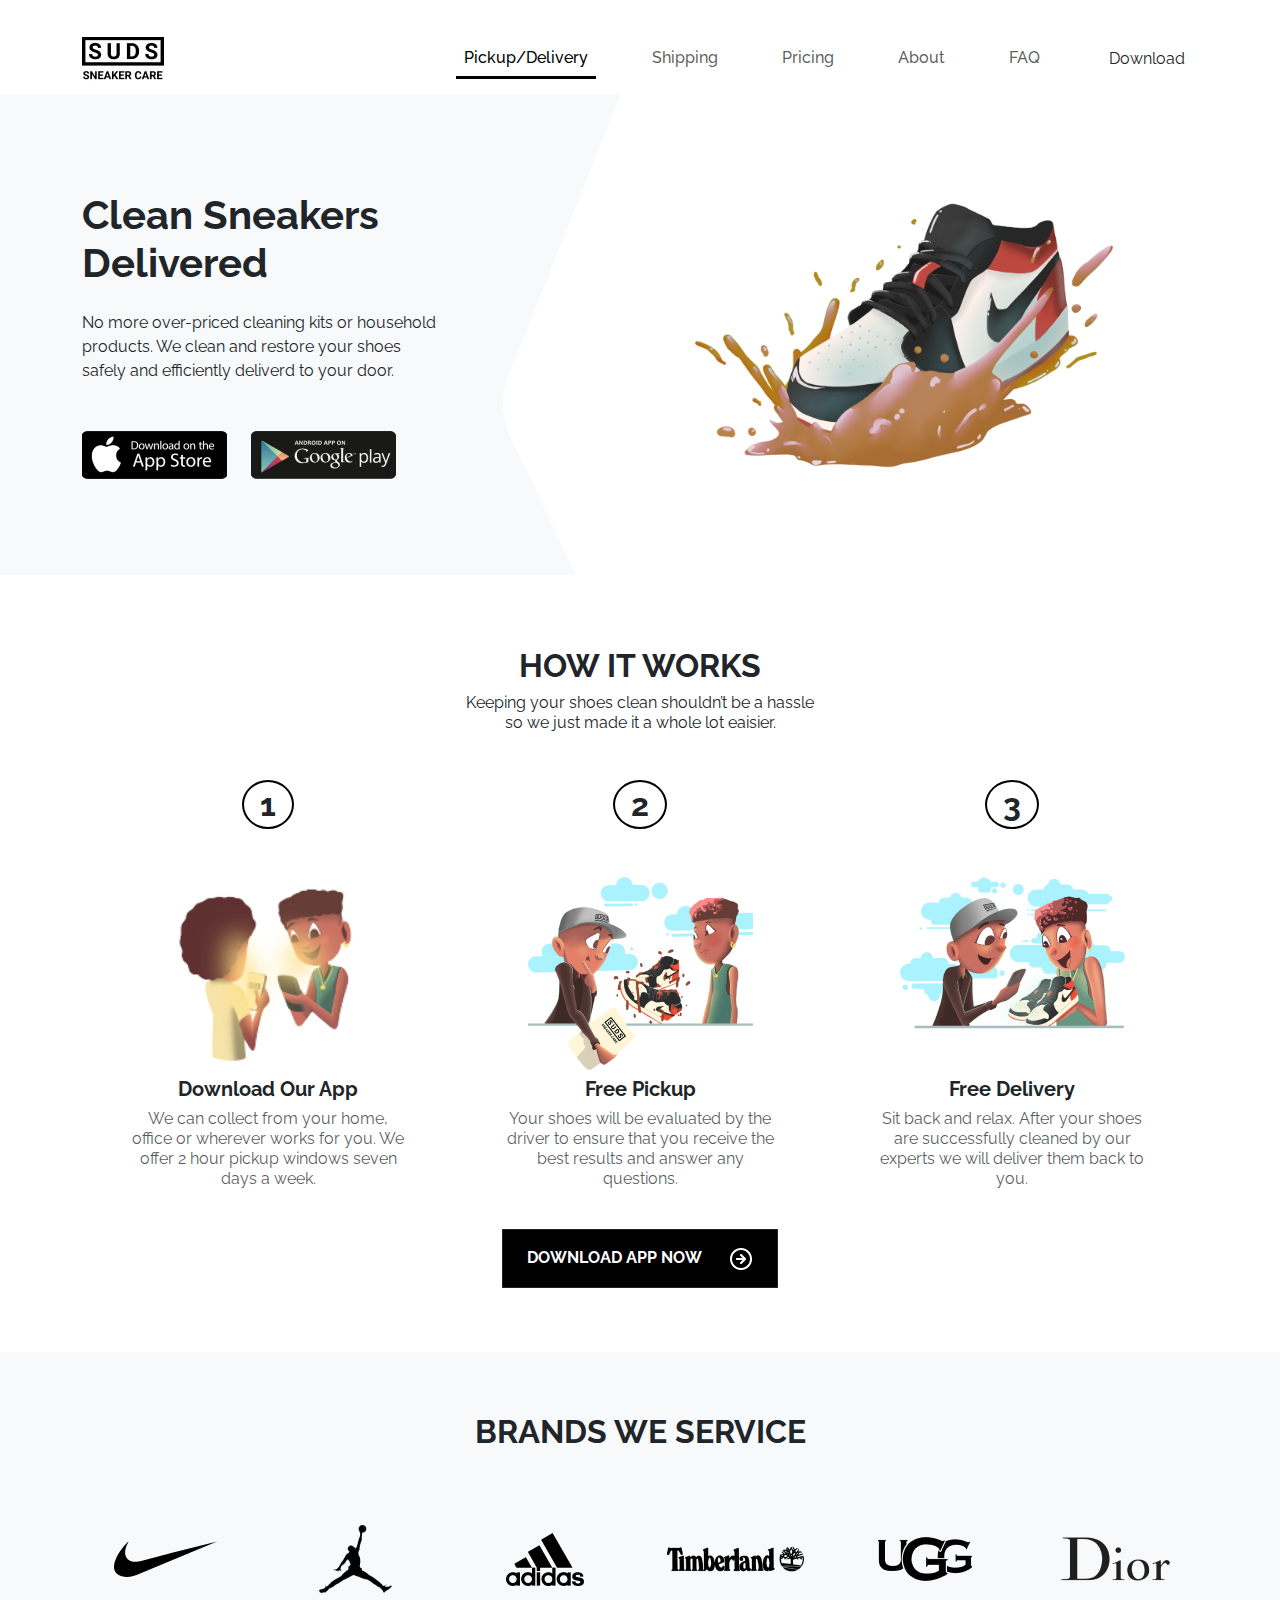
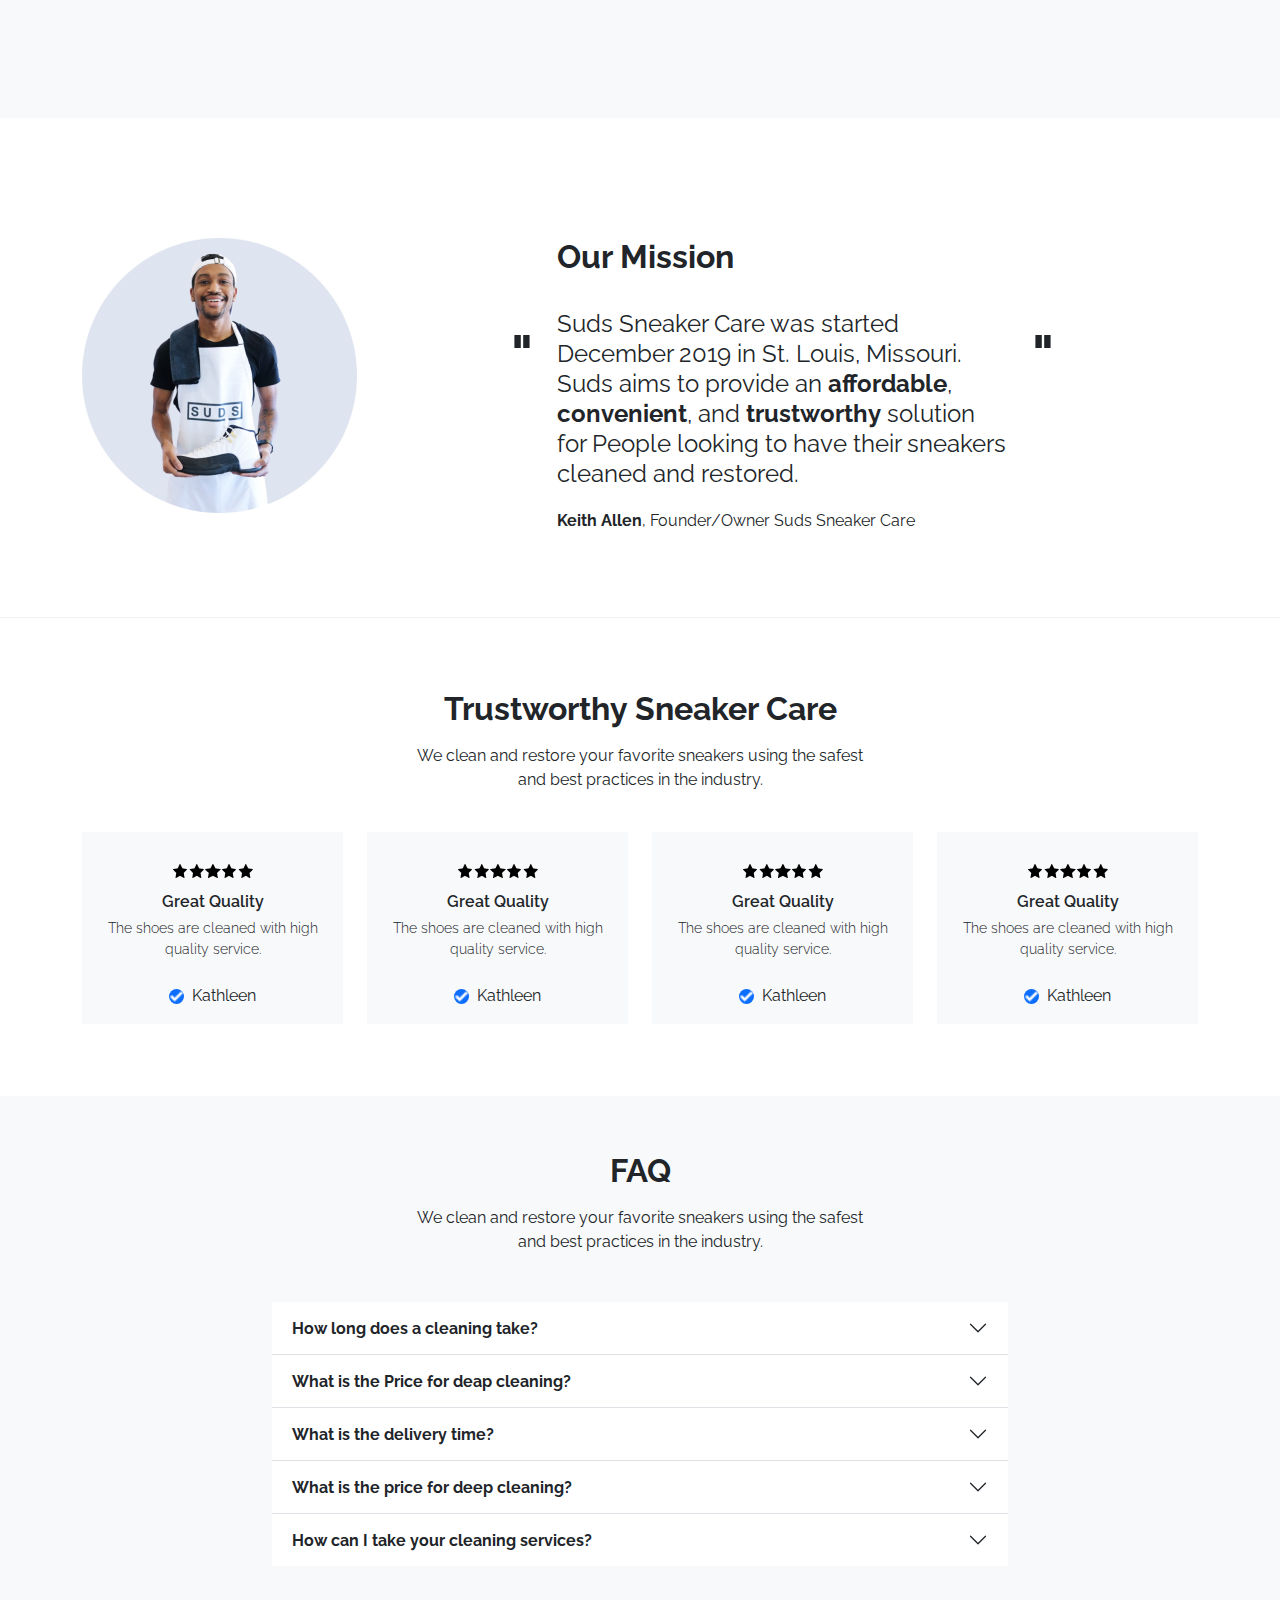
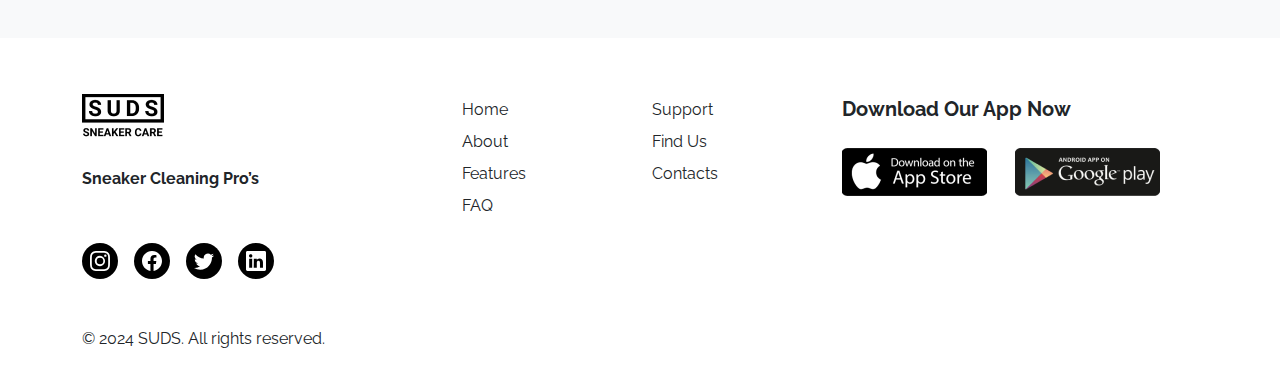
<file: index.html>
<!doctype html>
<html lang="en">

<head>
    <meta charset="utf-8">
    <meta name="viewport" content="width=device-width, initial-scale=1">
    <title>SUDS Sneaker Care</title>
    <!-- favicon -->
    <link rel="shortcut icon" href="./images/suds-logo.png" type="image/x-icon">
    <!-- bootstrap css file -->
    <link href="./css/bootstrap.min.css" rel="stylesheet">
    <!-- style css -->
    <link rel="stylesheet" href="./css/style.css">
    <!-- google fonts -->
    <link rel="preconnect" href="https://fonts.googleapis.com">
    <link rel="preconnect" href="https://fonts.gstatic.com" crossorigin>
    <link href="https://fonts.googleapis.com/css2?family=Raleway:ital,wght@0,100..900;1,100..900&display=swap"
        rel="stylesheet">
</head>

<body>
    <!-- header section -->
    <header class="mt-4">
        <nav class="navbar navbar-expand-lg">
            <div class="container">
                <a class="navbar-brand" href="#"><img src="./images/suds-logo.png" alt="suds-logo"></a>
                <button class="navbar-toggler" type="button" data-bs-toggle="collapse"
                    data-bs-target="#navbarSupportedContent" aria-controls="navbarSupportedContent"
                    aria-expanded="false" aria-label="Toggle navigation">
                    <span class="navbar-toggler-icon"></span>
                </button>
                <div class="collapse navbar-collapse" id="navbarSupportedContent">
                    <ul class="navbar-nav ms-auto mb-2 mb-lg-0 fw-medium lh-sm text-center">
                        <li class="nav-item">
                            <a class="nav-link active border-bottom border-3 border-black" aria-current="page"
                                href="./index.html">Pickup/Delivery</a>
                        </li>
                        <li class="nav-item ms-lg-5">
                            <a class="nav-link" href="./shipping.html">Shipping</a>
                        </li>
                        <li class="nav-item ms-lg-5">
                            <a class="nav-link" href="./pricing.html">Pricing</a>
                        </li>
                        <li class="nav-item ms-lg-5">
                            <a class="nav-link" href="#about">About</a>
                        </li>
                        <li class="nav-item ms-lg-5">
                            <a class="nav-link" href="#faq">FAQ</a>
                        </li>
                        <li class="nav-item ms-lg-5">
                            <button type="button" class="btn" data-bs-toggle="modal" data-bs-target="#staticBackdrop">
                                Download
                            </button>
                        </li>
                        <!-- Modal -->
                        <div class="modal fade" id="staticBackdrop" tabindex="-1" aria-labelledby="staticBackdropLabel"
                            aria-hidden="true">
                            <div class="modal-dialog">
                                <div class="modal-content">
                                    <div class="modal-body">
                                        <div class="row align-items-center">
                                            <div class="col-3">
                                                <img src="./images/suds-popup.png" alt="suds-logo">
                                            </div>
                                            <div class="col-8 text-start px-4">
                                                <p class="fw-semibold fs-5 mb-0">SUDS <br>Sneaker Care</p>
                                                <p class="mb-1"><sub>Lorem Ipsum is simply dummy text of the
                                                        printing</sub></p>
                                                <div>
                                                    <img src="./images/star.png" alt="star">
                                                    <img src="./images/star.png" alt="star">
                                                    <img src="./images/star.png" alt="star">
                                                    <img src="./images/star.png" alt="star">
                                                    <img src="./images/star.png" alt="star">
                                                </div>
                                            </div>
                                        </div>
                                        <div class="row mt-4 justify-content-center">
                                            <div class="col-5">
                                                <div class="card border-0 shadow">
                                                    <img src="./images/popup-shoe.png" class="card-img-top" alt="shoe">
                                                </div>
                                            </div>
                                            <div class="col-5">
                                                <div class="card border-0 shadow">
                                                    <img src="./images/popup-shoe.png" class="card-img-top" alt="shoe">
                                                </div>
                                            </div>
                                        </div>
                                        <div class="row mt-lg-4 ms-auto mb-4">
                                            <p class="text-center">Download Our App Now</p>
                                            <div class="d-flex justify-content-center">
                                                <img src="./images/app-store.png" alt="app-store">
                                                <img src="./images/play-store.png" alt="play-store" class="ms-4">
                                            </div>
                                        </div>
                                    </div>
                                </div>
                            </div>
                        </div>
                </div>
            </div>
        </nav>
    </header>
    <!-- /header section -->
    <!-- main section -->
    <main>
        <!-- hero section -->
        <section class="bg-body-tertiary hero-bg-image">
            <div class="container">
                <div class="row">
                    <div class="col-lg-4">
                        <h1 class="fw-bold mt-lg-5 pt-lg-5 mt-5">Clean Sneakers Delivered</h1>
                        <p class="mt-4">No more over-priced cleaning kits or household products. We clean and restore
                            your
                            shoes safely and efficiently deliverd to your door.</p>
                        <div class="mt-lg-5 d-none d-lg-flex">
                            <img src="./images/app-store.png" alt="app-store">
                            <img src="./images/play-store.png" alt="play-store" class="ms-4">
                        </div>
                    </div>
                    <div class="col-lg-6 ms-lg-auto">
                        <img src="./images/sneakers.png" alt="sneakers" class="img-fluid">
                    </div>
                </div>
            </div>
        </section>
        <!-- /hero section -->
        <!-- how it works section -->
        <section class="container mt-5 pt-4">
            <div class="row justify-content-center text-center">
                <div class="col-lg-4 mb-5">
                    <h2 class="fw-bold">HOW IT WORKS</h2>
                    <p class="lh-sm mb-0">Keeping your shoes clean shouldn’t be a hassle so
                        we just made it a whole lot eaisier.</p>
                </div>
            </div>
            <div class="row mx-auto">
                <div class="col-lg-4 text-center">
                    <span class="border border-2 border-black fs-2 fw-bold px-3 py-1 rounded-circle">1</span>
                    <div class="mt-5 d-none d-lg-block"><img src="./images/download-app1.png" alt="download-app"
                            width="200px">
                    </div>
                    <div class="mt-5 d-lg-none"><img src="./images/book-appointment.png" alt="download-app"
                            width="200px">
                    </div>
                    <div class="col-lg-4 px-5 d-lg-none mt-3 mt-lg-0">
                        <h5 class="fw-bold">Book an appointment</h5>
                        <p class="lh-sm text-body-secondary">We can collect from your home, office or
                            wherever works for you. We offer 2 hour
                            pickup windows seven days a week.</p>
                    </div>

                </div>
                <div class="col-lg-4 text-center">
                    <span class="border border-2 border-black fs-2 fw-bold px-3 py-1 rounded-circle">2</span>
                    <div class="mt-5"><img src="./images/free-pickup.png" alt="free-pickup" width="225px"></div>
                    <div class="col-lg-4 px-5 d-lg-none mt-3 mt-lg-0">
                        <h5 class="fw-bold">Free Pickup</h5>
                        <p class="lh-sm text-body-secondary">Your shoes will be evaluated by
                            the driver to ensure that you receive the
                            best results and answer any questions.</p>
                    </div>
                </div>
                <div class="col-lg-4 text-center">
                    <span class="border border-2 border-black fs-2 fw-bold px-3 py-1 rounded-circle">3</span>
                    <div class="mt-5"><img src="./images/free-delivery.png" alt="free-delivery" width="225px"></div>
                    <div class="col-lg-4 px-5 d-lg-none mt-3 mt-lg-0">
                        <h5 class="fw-bold">Get your Cleaned shoes</h5>
                        <p class="lh-sm text-body-secondary">Sit back and relax. After your shoes are
                            successfully cleaned by our experts we
                            will deliver them back to you.</p>
                    </div>
                </div>
            </div>
            <div class="row mx-auto text-center mb-4 d-none d-lg-flex">
                <div class="col-lg-4 px-5">
                    <h5 class="fw-bold">Download Our App</h5>
                    <p class="lh-sm text-body-secondary">We can collect from your home, office or
                        wherever works for you. We offer 2 hour
                        pickup windows seven days a week.</p>
                </div>
                <div class="col-lg-4 px-5">
                    <h5 class="fw-bold">Free Pickup</h5>
                    <p class="lh-sm text-body-secondary">Your shoes will be evaluated by
                        the driver to ensure that you receive the
                        best results and answer any questions.</p>
                </div>
                <div class="col-lg-4 px-5">
                    <h5 class="fw-bold">Free Delivery</h5>
                    <p class="lh-sm text-body-secondary">Sit back and relax. After your shoes are
                        successfully cleaned by our experts we
                        will deliver them back to you.</p>
                </div>
            </div>
            <div class="row mb-5 d-none d-lg-block">
                <div class="col-lg-12 text-center mb-5">
                    <button type="button"
                        class="btn btn-dark bg-black fw-bold py-3 px-4 rounded-0 lh-base mb-3">DOWNLOAD
                        APP NOW
                        <img src="./images/arrow_circle_left.png" alt="arrow_circle_left" class="ms-4">
                    </button>
                </div>
            </div>
            <div class="mt-lg-5 ms-auto d-lg-none mb-5">
                <p class="text-center">Download Our App Now</p>
                <div class="d-flex justify-content-center">
                    <img src="./images/app-store.png" alt="app-store">
                    <img src="./images/play-store.png" alt="play-store" class="ms-4">
                </div>
            </div>
        </section>
        <!-- /how it works section -->
        <!-- brands section -->
        <section class="bg-body-tertiary pb-5">
            <div class="container pb-lg-5 pb-4">
                <div class="text-center">
                    <h2 class="fw-bold lh-lg py-5">BRANDS WE SERVICE</h2>
                </div>
                <div id="carouselOnly" class="carousel slide text-center pb-lg-4" data-bs-ride="carousel">
                    <div class="carousel-inner">
                        <div class="carousel-item active">
                            <div class="row align-items-center">
                                <div class="col-2">
                                    <img src="./images/nike.png" alt="nike" class="img-fluid">
                                </div>
                                <div class="col-2">
                                    <img src="./images/jordan.png" alt="jordan" class="img-fluid">
                                </div>
                                <div class="col-2">
                                    <img src="./images/adidas.png" alt="adidas" class="img-fluid">
                                </div>
                                <div class="col-2">
                                    <img src="./images/Timberland.png" alt="Timberland" class="img-fluid">
                                </div>
                                <div class="col-2">
                                    <img src="./images/ugg.png" alt="ugg" class="img-fluid">
                                </div>
                                <div class="col-2">
                                    <img src="./images/dior.png" alt="dior" class="img-fluid">
                                </div>
                            </div>
                        </div>
                        <div class="carousel-item">
                            <div class="row align-items-center">
                                <div class="col-2">
                                    <img src="./images/jordan.png" alt="jordan" class="img-fluid">
                                </div>
                                <div class="col-2">
                                    <img src="./images/adidas.png" alt="adidas" class="img-fluid">
                                </div>
                                <div class="col-2">
                                    <img src="./images/Timberland.png" alt="Timberland" class="img-fluid">
                                </div>
                                <div class="col-2">
                                    <img src="./images/ugg.png" alt="ugg" class="img-fluid">
                                </div>
                                <div class="col-2">
                                    <img src="./images/dior.png" alt="dior" class="img-fluid">
                                </div>
                                <div class="col-2">
                                    <img src="./images/nike.png" alt="nike" class="img-fluid">
                                </div>
                            </div>
                        </div>
                    </div>
                </div>
            </div>
        </section>
        <!-- /brands section -->
        <!-- our mission section -->
        <section class="container mt-5" id="about">
            <div class="row align-items-center mb-5 pb-4 text-center text-lg-start">
                <div class="col-lg-4 mt-4 pt-3 col-12">
                    <img src="./images/owner.png" alt="owner" class="img-fluid">
                </div>
                <div class="col-lg-1 display-4 fw-bold text-end d-none d-lg-block">"</div>
                <div class="col-lg-5 mt-5">
                    <h2 class="fw-bold mt-4 pb-3">Our Mission</h2>
                    <p class="fs-4 lh-sm mt-3">Suds Sneaker Care was started December 2019 in St. Louis, Missouri.
                        Suds aims to provide an
                        <strong>affordable</strong>, <strong>convenient</strong>, and <strong>trustworthy</strong>
                        solution
                        for People looking to have their sneakers cleaned
                        and restored.
                    </p>
                    <p class="lh-1 mt-4"><strong>Keith Allen</strong>, Founder/Owner Suds Sneaker Care</p>
                </div>
                <div class="col-lg-1 display-4 fw-bold d-none d-lg-block">"</div>
            </div>
        </section>
        <!-- /our mission section -->
        <hr class="border-secondary-subtle">
        <!-- testimonial section -->
        <section class="container">
            <div class="row text-center justify-content-center pt-5">
                <div class="col-lg-5 pt-2">
                    <h2 class="fw-bold pb-2">Trustworthy Sneaker Care</h2>
                    <p>We clean and restore your favorite sneakers using the safest
                        and best practices in the industry.
                    </p>
                </div>
            </div>
            <div class="row mt-4 mb-5 pb-4">
                <div class="col-lg-3 col-12">
                    <div class="card bg-body-tertiary border-0 rounded-0 mb-3 mb-lg-0">
                        <div class="card-body text-center pb-0">
                            <img src="./images/5star.png" alt="5 star" class="my-3">
                            <h6 class="card-title fw-semibold lh-1">Great Quality</h6>
                            <p class="card-text small fw-light">The shoes are cleaned with high
                                quality service.</p>
                            <p class="pt-2 mb-3"><img src="./images/check.png" alt="check" width="15px"
                                    class="bg-primary rounded-circle me-2">Kathleen</p>
                        </div>
                    </div>
                </div>
                <div class="col-lg-3 col-12">
                    <div class="card bg-body-tertiary border-0 rounded-0 mb-3 mb-lg-0">
                        <div class="card-body text-center pb-0">
                            <img src="./images/5star.png" alt="5 star" class="my-3">
                            <h6 class="card-title fw-semibold lh-1">Great Quality</h6>
                            <p class="card-text small fw-light">The shoes are cleaned with high
                                quality service.</p>
                            <p class="pt-2 mb-3"><img src="./images/check.png" alt="check" width="15px"
                                    class="bg-primary rounded-circle me-2">Kathleen</p>
                        </div>
                    </div>
                </div>
                <div class="col-lg-3 col-12">
                    <div class="card bg-body-tertiary border-0 rounded-0 mb-3 mb-lg-0">
                        <div class="card-body text-center pb-0">
                            <img src="./images/5star.png" alt="5 star" class="my-3">
                            <h6 class="card-title fw-semibold lh-1">Great Quality</h6>
                            <p class="card-text small fw-light">The shoes are cleaned with high
                                quality service.</p>
                            <p class="pt-2 mb-3"><img src="./images/check.png" alt="check" width="15px"
                                    class="bg-primary rounded-circle me-2">Kathleen</p>
                        </div>
                    </div>
                </div>
                <div class="col-lg-3 col-12">
                    <div class="card bg-body-tertiary border-0 rounded-0 mb-3 mb-lg-0">
                        <div class="card-body text-center pb-0">
                            <img src="./images/5star.png" alt="5 star" class="my-3">
                            <h6 class="card-title fw-semibold lh-1">Great Quality</h6>
                            <p class="card-text small fw-light">The shoes are cleaned with high
                                quality service.</p>
                            <p class="pt-2 mb-3"><img src="./images/check.png" alt="check" width="15px"
                                    class="bg-primary rounded-circle me-2">Kathleen</p>
                        </div>
                    </div>
                </div>
            </div>
        </section>
        <!-- /testimonial section -->
        <!-- faq section -->
        <section class="bg-body-tertiary pb-5" id="faq">
            <div class="container">
                <div class="row text-center justify-content-center pt-5">
                    <div class="col-lg-5 pt-2">
                        <h2 class="fw-bold pb-2">FAQ</h2>
                        <p class="mb-5">We clean and restore your favorite sneakers using the safest
                            and best practices in the industry.
                        </p>
                    </div>
                </div>
                <div class="row justify-content-center mb-4">
                    <div class="col-lg-8">
                        <div class="accordion accordion-flush" id="accordionFlushExample">
                            <div class="accordion-item bg-body-tertiary">
                                <h2 class="accordion-header">
                                    <button class="accordion-button collapsed fw-bold" type="button"
                                        data-bs-toggle="collapse" data-bs-target="#flush-collapseOne"
                                        aria-expanded="false" aria-controls="flush-collapseOne">
                                        How long does a cleaning take?
                                    </button>
                                </h2>
                                <div id="flush-collapseOne" class="accordion-collapse collapse"
                                    data-bs-parent="#accordionFlushExample">
                                    <div class="accordion-body">Lorem ipsum dolor sit amet, consectetur adipiscing elit,
                                        sed do eiusmod tempor incididunt ut labore
                                        et dolore magna aliqua. Ut enim ad minim veniam, quis nostrud exercitation
                                        ullamco laboris nisi ut aliquip
                                        ex ea commodo consequat.</div>
                                </div>
                            </div>
                            <div class="accordion-item bg-body-tertiary">
                                <h2 class="accordion-header">
                                    <button class="accordion-button collapsed fw-bold" type="button"
                                        data-bs-toggle="collapse" data-bs-target="#flush-collapseTwo"
                                        aria-expanded="false" aria-controls="flush-collapseTwo">
                                        What is the Price for deap cleaning?
                                    </button>
                                </h2>
                                <div id="flush-collapseTwo" class="accordion-collapse collapse"
                                    data-bs-parent="#accordionFlushExample">
                                    <div class="accordion-body">Lorem ipsum dolor sit amet, consectetur adipiscing elit,
                                        sed do eiusmod tempor incididunt ut labore
                                        et dolore magna aliqua. Ut enim ad minim veniam, quis nostrud exercitation
                                        ullamco laboris nisi ut aliquip
                                        ex ea commodo consequat.</div>
                                </div>
                            </div>
                            <div class="accordion-item bg-body-tertiary">
                                <h2 class="accordion-header">
                                    <button class="accordion-button collapsed fw-bold" type="button"
                                        data-bs-toggle="collapse" data-bs-target="#flush-collapseThree"
                                        aria-expanded="false" aria-controls="flush-collapseThree">
                                        What is the delivery time?
                                    </button>
                                </h2>
                                <div id="flush-collapseThree" class="accordion-collapse collapse"
                                    data-bs-parent="#accordionFlushExample">
                                    <div class="accordion-body">Lorem ipsum dolor sit amet, consectetur adipiscing elit,
                                        sed do eiusmod tempor incididunt ut labore
                                        et dolore magna aliqua. Ut enim ad minim veniam, quis nostrud exercitation
                                        ullamco laboris nisi ut aliquip
                                        ex ea commodo consequat.</div>
                                </div>
                            </div>
                            <div class="accordion-item bg-body-tertiary">
                                <h2 class="accordion-header">
                                    <button class="accordion-button collapsed fw-bold" type="button"
                                        data-bs-toggle="collapse" data-bs-target="#flush-collapseThree"
                                        aria-expanded="false" aria-controls="flush-collapseThree">
                                        What is the price for deep cleaning?
                                    </button>
                                </h2>
                                <div id="flush-collapseThree" class="accordion-collapse collapse"
                                    data-bs-parent="#accordionFlushExample">
                                    <div class="accordion-body">Lorem ipsum dolor sit amet, consectetur adipiscing elit,
                                        sed do eiusmod tempor incididunt ut labore
                                        et dolore magna aliqua. Ut enim ad minim veniam, quis nostrud exercitation
                                        ullamco laboris nisi ut aliquip
                                        ex ea commodo consequat.</div>
                                </div>
                            </div>
                            <div class="accordion-item bg-body-tertiary">
                                <h2 class="accordion-header">
                                    <button class="accordion-button collapsed fw-bold" type="button"
                                        data-bs-toggle="collapse" data-bs-target="#flush-collapseThree"
                                        aria-expanded="false" aria-controls="flush-collapseThree">
                                        How can I take your cleaning services?
                                    </button>
                                </h2>
                                <div id="flush-collapseThree" class="accordion-collapse collapse"
                                    data-bs-parent="#accordionFlushExample">
                                    <div class="accordion-body">Lorem ipsum dolor sit amet, consectetur adipiscing elit,
                                        sed do eiusmod tempor incididunt ut labore
                                        et dolore magna aliqua. Ut enim ad minim veniam, quis nostrud exercitation
                                        ullamco laboris nisi ut aliquip
                                        ex ea commodo consequat.</div>
                                </div>
                            </div>
                        </div>
                    </div>
                </div>
            </div>
        </section>
        <!-- /faq section -->
    </main>
    <!-- /main section -->
    <!-- footer section -->
    <footer class="container">
        <div class="row mt-5 pt-2">
            <div class="col-lg-4 col-12 order-last order-lg-first mt-3 mt-lg-0">
                <div class="mb-4">
                    <img src="./images/suds-logo.png" alt="suds-logo">
                </div>
                <p class="mb-lg-5 lh-lg fw-bold">Sneaker Cleaning Pro’s
                </p>
                <div class="mt-lg-4 mb-5 d-flex text-white">
                    <div class="bg-black rounded-circle me-3 d-flex p-2">
                        <svg xmlns="http://www.w3.org/2000/svg" width="20" height="20" fill="currentColor"
                            class="bi bi-instagram" viewBox="0 0 16 16">
                            <path
                                d="M8 0C5.829 0 5.556.01 4.703.048 3.85.088 3.269.222 2.76.42a3.9 3.9 0 0 0-1.417.923A3.9 3.9 0 0 0 .42 2.76C.222 3.268.087 3.85.048 4.7.01 5.555 0 5.827 0 8.001c0 2.172.01 2.444.048 3.297.04.852.174 1.433.372 1.942.205.526.478.972.923 1.417.444.445.89.719 1.416.923.51.198 1.09.333 1.942.372C5.555 15.99 5.827 16 8 16s2.444-.01 3.298-.048c.851-.04 1.434-.174 1.943-.372a3.9 3.9 0 0 0 1.416-.923c.445-.445.718-.891.923-1.417.197-.509.332-1.09.372-1.942C15.99 10.445 16 10.173 16 8s-.01-2.445-.048-3.299c-.04-.851-.175-1.433-.372-1.941a3.9 3.9 0 0 0-.923-1.417A3.9 3.9 0 0 0 13.24.42c-.51-.198-1.092-.333-1.943-.372C10.443.01 10.172 0 7.998 0zm-.717 1.442h.718c2.136 0 2.389.007 3.232.046.78.035 1.204.166 1.486.275.373.145.64.319.92.599s.453.546.598.92c.11.281.24.705.275 1.485.039.843.047 1.096.047 3.231s-.008 2.389-.047 3.232c-.035.78-.166 1.203-.275 1.485a2.5 2.5 0 0 1-.599.919c-.28.28-.546.453-.92.598-.28.11-.704.24-1.485.276-.843.038-1.096.047-3.232.047s-2.39-.009-3.233-.047c-.78-.036-1.203-.166-1.485-.276a2.5 2.5 0 0 1-.92-.598 2.5 2.5 0 0 1-.6-.92c-.109-.281-.24-.705-.275-1.485-.038-.843-.046-1.096-.046-3.233s.008-2.388.046-3.231c.036-.78.166-1.204.276-1.486.145-.373.319-.64.599-.92s.546-.453.92-.598c.282-.11.705-.24 1.485-.276.738-.034 1.024-.044 2.515-.045zm4.988 1.328a.96.96 0 1 0 0 1.92.96.96 0 0 0 0-1.92m-4.27 1.122a4.109 4.109 0 1 0 0 8.217 4.109 4.109 0 0 0 0-8.217m0 1.441a2.667 2.667 0 1 1 0 5.334 2.667 2.667 0 0 1 0-5.334" />
                        </svg>
                    </div>
                    <div class="bg-black rounded-circle me-3 d-flex p-2">
                        <svg xmlns="http://www.w3.org/2000/svg" width="20" height="20" fill="currentColor"
                            class="bi bi-facebook" viewBox="0 0 16 16">
                            <path
                                d="M16 8.049c0-4.446-3.582-8.05-8-8.05C3.58 0-.002 3.603-.002 8.05c0 4.017 2.926 7.347 6.75 7.951v-5.625h-2.03V8.05H6.75V6.275c0-2.017 1.195-3.131 3.022-3.131.876 0 1.791.157 1.791.157v1.98h-1.009c-.993 0-1.303.621-1.303 1.258v1.51h2.218l-.354 2.326H9.25V16c3.824-.604 6.75-3.934 6.75-7.951" />
                        </svg>
                    </div>
                    <div class="bg-black rounded-circle me-3 d-flex p-2">
                        <svg xmlns="http://www.w3.org/2000/svg" width="20" height="20" fill="currentColor"
                            class="bi bi-twitter" viewBox="0 0 16 16">
                            <path
                                d="M5.026 15c6.038 0 9.341-5.003 9.341-9.334q.002-.211-.006-.422A6.7 6.7 0 0 0 16 3.542a6.7 6.7 0 0 1-1.889.518 3.3 3.3 0 0 0 1.447-1.817 6.5 6.5 0 0 1-2.087.793A3.286 3.286 0 0 0 7.875 6.03a9.32 9.32 0 0 1-6.767-3.429 3.29 3.29 0 0 0 1.018 4.382A3.3 3.3 0 0 1 .64 6.575v.045a3.29 3.29 0 0 0 2.632 3.218 3.2 3.2 0 0 1-.865.115 3 3 0 0 1-.614-.057 3.28 3.28 0 0 0 3.067 2.277A6.6 6.6 0 0 1 .78 13.58a6 6 0 0 1-.78-.045A9.34 9.34 0 0 0 5.026 15" />
                        </svg>
                    </div>
                    <div class="bg-black rounded-circle me-3 d-flex p-2">
                        <svg xmlns="http://www.w3.org/2000/svg" width="20" height="20" fill="currentColor"
                            class="bi bi-linkedin" viewBox="0 0 16 16">
                            <path
                                d="M0 1.146C0 .513.526 0 1.175 0h13.65C15.474 0 16 .513 16 1.146v13.708c0 .633-.526 1.146-1.175 1.146H1.175C.526 16 0 15.487 0 14.854zm4.943 12.248V6.169H2.542v7.225zm-1.2-8.212c.837 0 1.358-.554 1.358-1.248-.015-.709-.52-1.248-1.342-1.248S2.4 3.226 2.4 3.934c0 .694.521 1.248 1.327 1.248zm4.908 8.212V9.359c0-.216.016-.432.08-.586.173-.431.568-.878 1.232-.878.869 0 1.216.662 1.216 1.634v3.865h2.401V9.25c0-2.22-1.184-3.252-2.764-3.252-1.274 0-1.845.7-2.165 1.193v.025h-.016l.016-.025V6.169h-2.4c.03.678 0 7.225 0 7.225z" />
                        </svg>
                    </div>
                </div>
                <div class="mb-4">© 2024 SUDS. All rights reserved.
                </div>
            </div>
            <div class="col-lg-2 col-6">
                <ul class="list-unstyled lh-lg">
                    <li><a href="#" class="text-reset text-decoration-none">Home</a></li>
                    <li><a href="#" class="text-reset text-decoration-none">About</a></li>
                    <li><a href="#" class="text-reset text-decoration-none">Features</a></li>
                    <li><a href="#" class="text-reset text-decoration-none">FAQ</a></li>
                </ul>
            </div>
            <div class="col-lg-2 col-6">
                <ul class="list-unstyled lh-lg">
                    <li><a href="#" class="text-reset text-decoration-none">Support</a></li>
                    <li><a href="#" class="text-reset text-decoration-none">Find Us</a></li>
                    <li><a href="#" class="text-reset text-decoration-none">Contacts</a></li>
                </ul>
            </div>
            <div class="col-lg-4 col-12 order-first order-lg-last mb-5 mb-lg-0">
                <div class="mb-3 fs-5 fw-bold">Download Our App Now</div>
                <div class="mt-4">
                    <img src="./images/app-store.png" alt="app-store">
                    <img src="./images/play-store.png" alt="play-store" class="ms-4">
                </div>
            </div>
        </div>
    </footer>
    <!-- bootstrap js -->
    <script src="./js/bootstrap.bundle.min.js"></script>
</body>

</html>
</file>
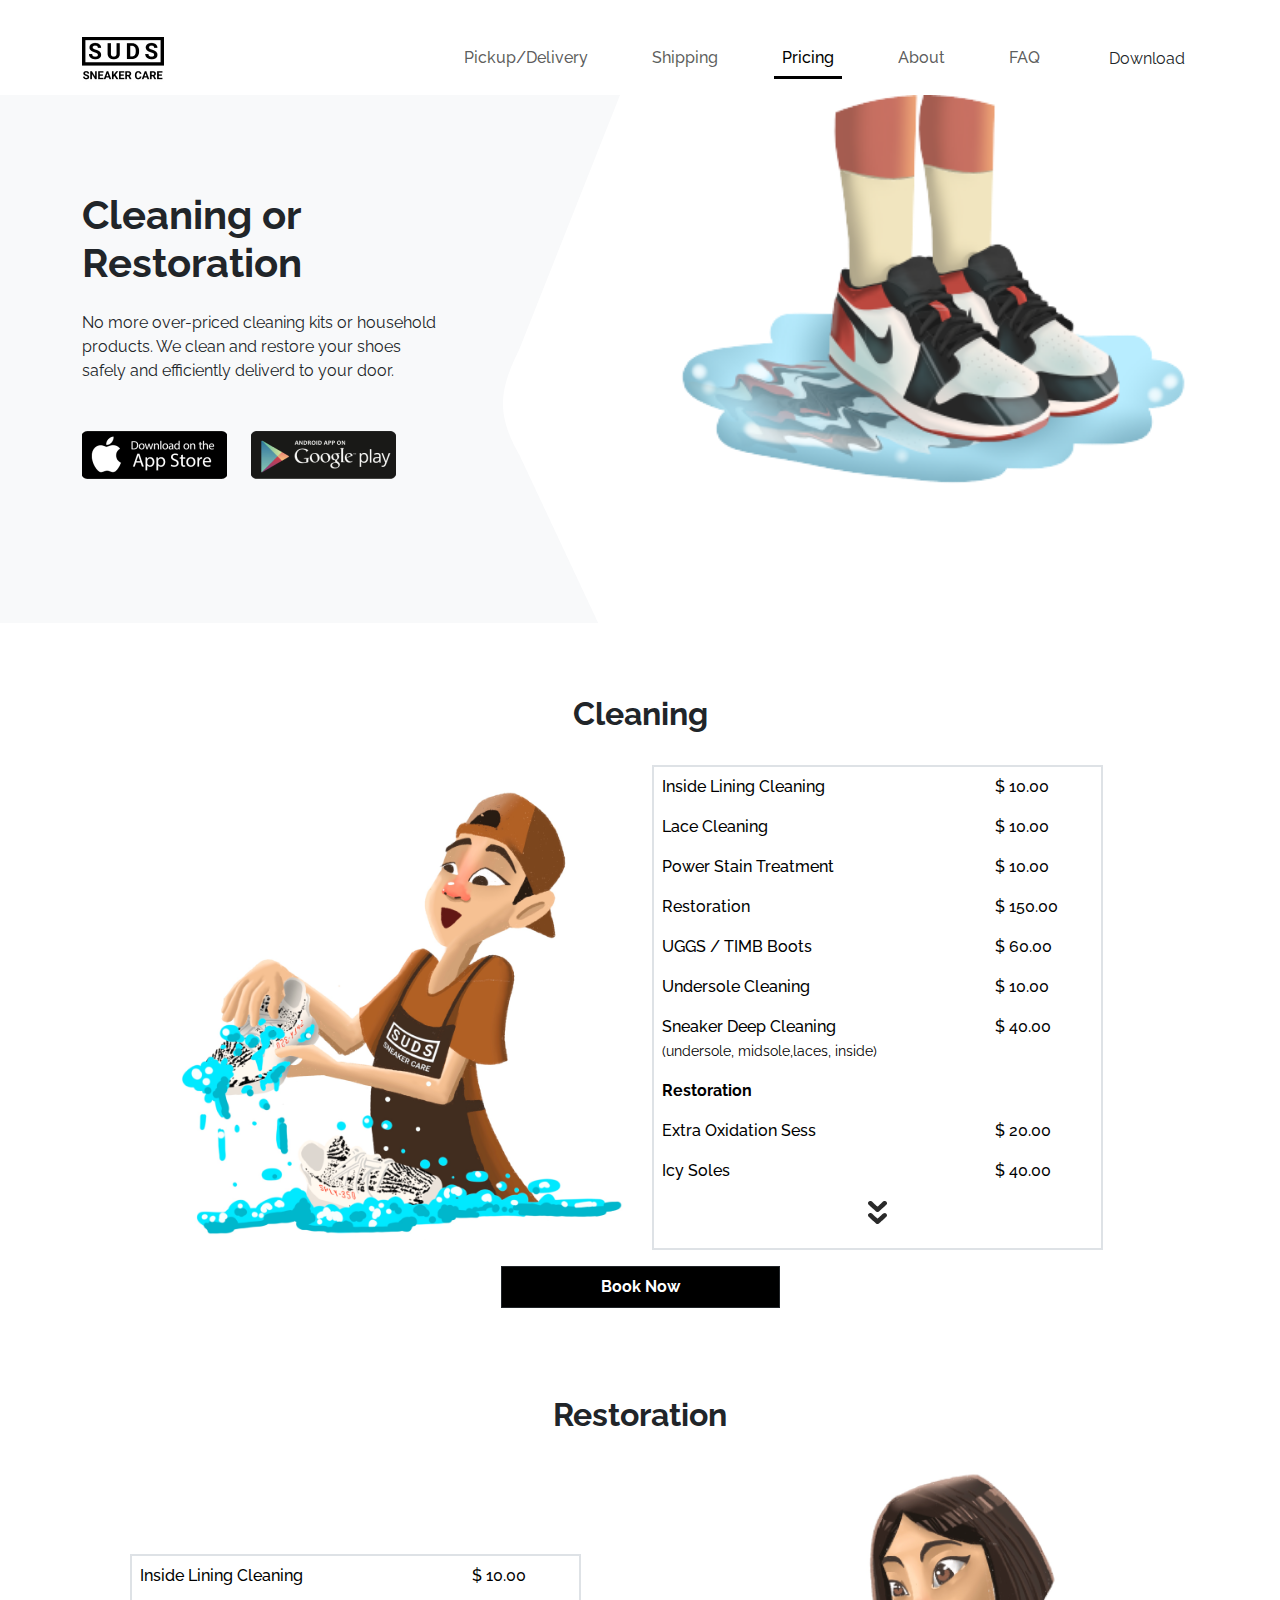
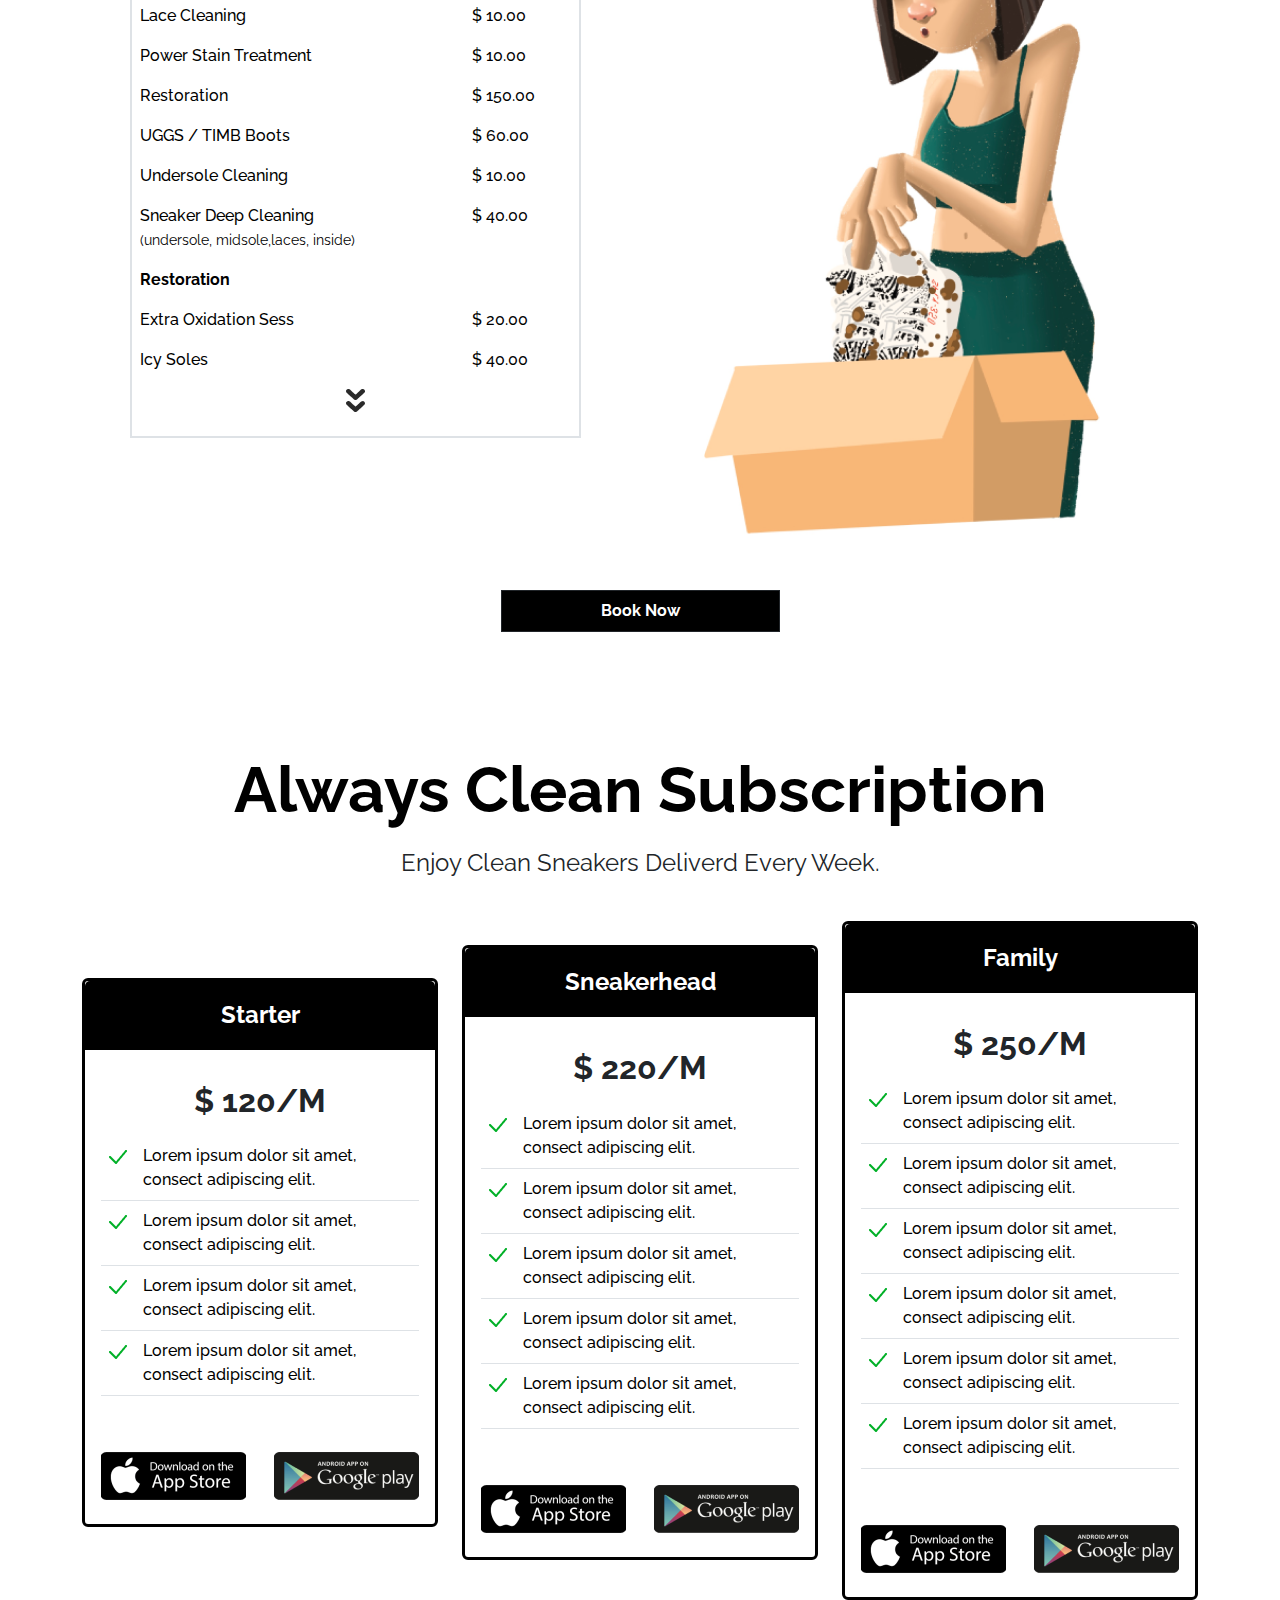
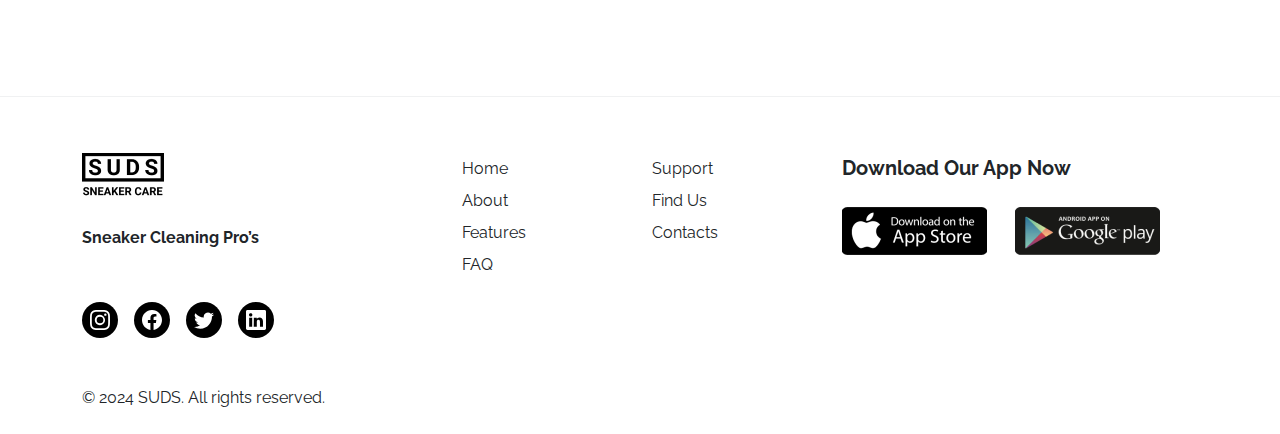
<file: pricing.html>
<!doctype html>
<html lang="en">

<head>
    <meta charset="utf-8">
    <meta name="viewport" content="width=device-width, initial-scale=1">
    <title>SUDS Sneaker Care</title>
    <!-- favicon -->
    <link rel="shortcut icon" href="./images/suds-logo.png" type="image/x-icon">
    <!-- bootstrap css file -->
    <link href="./css/bootstrap.min.css" rel="stylesheet">
    <!-- style css -->
    <link rel="stylesheet" href="./css/style.css">
    <!-- google fonts -->
    <link rel="preconnect" href="https://fonts.googleapis.com">
    <link rel="preconnect" href="https://fonts.gstatic.com" crossorigin>
    <link href="https://fonts.googleapis.com/css2?family=Raleway:ital,wght@0,100..900;1,100..900&display=swap"
        rel="stylesheet">
</head>

<body>
    <!-- header section -->
    <header class="mt-4">
        <nav class="navbar navbar-expand-lg">
            <div class="container">
                <a class="navbar-brand" href="#"><img src="./images/suds-logo.png" alt="suds-logo"></a>
                <button class="navbar-toggler" type="button" data-bs-toggle="collapse"
                    data-bs-target="#navbarSupportedContent" aria-controls="navbarSupportedContent"
                    aria-expanded="false" aria-label="Toggle navigation">
                    <span class="navbar-toggler-icon"></span>
                </button>
                <div class="collapse navbar-collapse" id="navbarSupportedContent">
                    <ul class="navbar-nav ms-auto mb-2 mb-lg-0 fw-medium lh-sm text-center">
                        <li class="nav-item">
                            <a class="nav-link" href="./index.html">Pickup/Delivery</a>
                        </li>
                        <li class="nav-item ms-lg-5">
                            <a class="nav-link" href="./shipping.html">Shipping</a>
                        </li>
                        <li class="nav-item" aria-current="page">
                            <a class="nav-link ms-lg-5 active border-bottom border-3 border-black" href="./pricing.html">Pricing</a>
                        </li>
                        <li class="nav-item ms-lg-5">
                            <a class="nav-link" href="#">About</a>
                        </li>
                        <li class="nav-item ms-lg-5">
                            <a class="nav-link" href="#">FAQ</a>
                        </li>
                        <li class="nav-item ms-lg-5">
                            <button type="button" class="btn" data-bs-toggle="modal" data-bs-target="#staticBackdrop">
                                Download
                            </button>
                        </li>
                        <!-- Modal -->
                        <div class="modal fade" id="staticBackdrop" tabindex="-1" aria-labelledby="staticBackdropLabel"
                            aria-hidden="true">
                            <div class="modal-dialog">
                                <div class="modal-content">
                                    <div class="modal-body">
                                        <div class="row align-items-center">
                                            <div class="col-3">
                                                <img src="./images/suds-popup.png" alt="suds-logo">
                                            </div>
                                            <div class="col-8 text-start px-4">
                                                <p class="fw-semibold fs-5 mb-0">SUDS <br>Sneaker Care</p>
                                                <p class="mb-1"><sub>Lorem Ipsum is simply dummy text of the
                                                        printing</sub></p>
                                                <div>
                                                    <img src="./images/star.png" alt="star">
                                                    <img src="./images/star.png" alt="star">
                                                    <img src="./images/star.png" alt="star">
                                                    <img src="./images/star.png" alt="star">
                                                    <img src="./images/star.png" alt="star">
                                                </div>
                                            </div>
                                        </div>
                                        <div class="row mt-4 justify-content-center">
                                            <div class="col-5">
                                                <div class="card border-0 shadow">
                                                    <img src="./images/popup-shoe.png" class="card-img-top" alt="shoe">
                                                </div>
                                            </div>
                                            <div class="col-5">
                                                <div class="card border-0 shadow">
                                                    <img src="./images/popup-shoe.png" class="card-img-top" alt="shoe">
                                                </div>
                                            </div>
                                        </div>
                                        <div class="row mt-lg-4 ms-auto mb-4">
                                            <p class="text-center">Download Our App Now</p>
                                            <div class="d-flex justify-content-center">
                                                <img src="./images/app-store.png" alt="app-store">
                                                <img src="./images/play-store.png" alt="play-store" class="ms-4">
                                            </div>
                                        </div>
                                    </div>
                                </div>
                            </div>
                        </div>
                </div>
            </div>
        </nav>
    </header>
    <!-- /header section -->
    <!-- main section -->
    <main>
        <!-- hero section -->
        <section class="bg-body-tertiary hero-bg-image mb-5">
            <div class="container pb-5">
                <div class="row pb-5">
                    <div class="col-lg-4">
                        <h1 class="fw-bold mt-lg-5 pt-lg-5 mt-5">Cleaning or Restoration</h1>
                        <p class="mt-4">No more over-priced cleaning kits or household products. We clean and restore
                            your
                            shoes safely and efficiently deliverd to your door.</p>
                        <div class="mt-lg-5 d-none d-lg-flex mb-5">
                            <img src="./images/app-store.png" alt="app-store">
                            <img src="./images/play-store.png" alt="play-store" class="ms-4">
                        </div>
                    </div>
                    <div class="col-lg-6 ms-lg-auto">
                        <img src="./images/black-white-shoes.png" alt="black-white-shoes" class="img-fluid"
                            width="675px">
                    </div>
                </div>
            </div>
        </section>
        <!-- /hero section -->
        <!-- cleaning section -->
        <section class="container mt-5 pt-4">
            <div class="row justify-content-center text-center">
                <div class="col-lg-4 mb-4">
                    <h2 class="fw-bold">Cleaning</h2>
                </div>
            </div>
            <div class="row justify-content-center align-items-center">
                <div class="col-lg-5">
                    <img src="./images/shoe-cleaning.png" alt="shoe-cleaning" class="img-fluid">
                </div>
                <div class="col-lg-5">
                    <table class="table table-borderless">
                        <tbody class="fw-medium border-2 rounded">
                            <tr>
                                <td>Inside Lining Cleaning</td>
                                <td>$ 10.00</td>
                            </tr>
                            <tr>
                                <td>Lace Cleaning</td>
                                <td>$ 10.00</td>
                            </tr>
                            <tr>
                                <td>Power Stain Treatment</td>
                                <td>$ 10.00</td>
                            </tr>
                            <tr>
                                <td>Restoration</td>
                                <td>$ 150.00</td>
                            </tr>
                            <tr>
                                <td>UGGS / TIMB Boots</td>
                                <td>$ 60.00</td>
                            </tr>
                            <tr>
                                <td>Undersole Cleaning</td>
                                <td>$ 10.00</td>
                            </tr>
                            <tr>
                                <td>Sneaker Deep Cleaning
                                    <small class="fw-normal"><br>(undersole, midsole,laces, inside)</small>
                                </td>
                                <td>$ 40.00</td>
                            </tr>
                            <tr>
                                <th colspan="2">Restoration</th>
                            </tr>
                            <tr>
                                <td>Extra Oxidation Sess</td>
                                <td>$ 20.00</td>
                            </tr>
                            <tr>
                                <td>Icy Soles</td>
                                <td>$ 40.00</td>
                            </tr>
                            <tr class="text-center">
                                <td colspan="2" class="pb-4"><img src="./images/vector.png" alt="vector">
                                </td>
                            </tr>
                        </tbody>
                    </table>
                </div>
            </div>
            <div class="row mb-5 d-none d-lg-block">
                <div class="col-lg-12 text-center">
                    <button type="button" class="btn btn-dark bg-black fw-bold py-2 rounded-0 lh-base mb-3 w-25">Book
                        Now
                    </button>
                </div>
            </div>
        </section>
        <!-- /cleaning section -->
        <!-- restoration section -->
        <section class="container mt-5 pt-4">
            <div class="row justify-content-center text-center">
                <div class="col-lg-4 mb-4">
                    <h2 class="fw-bold">Restoration</h2>
                </div>
            </div>
            <div class="row justify-content-lg-around align-items-center mb-5">
                <div class="col-lg-5 order-last order-lg-first">
                    <table class="table table-borderless">
                        <tbody class="fw-medium border-2 rounded">
                            <tr>
                                <td>Inside Lining Cleaning</td>
                                <td>$ 10.00</td>
                            </tr>
                            <tr>
                                <td>Lace Cleaning</td>
                                <td>$ 10.00</td>
                            </tr>
                            <tr>
                                <td>Power Stain Treatment</td>
                                <td>$ 10.00</td>
                            </tr>
                            <tr>
                                <td>Restoration</td>
                                <td>$ 150.00</td>
                            </tr>
                            <tr>
                                <td>UGGS / TIMB Boots</td>
                                <td>$ 60.00</td>
                            </tr>
                            <tr>
                                <td>Undersole Cleaning</td>
                                <td>$ 10.00</td>
                            </tr>
                            <tr>
                                <td>Sneaker Deep Cleaning
                                    <small class="fw-normal"><br>(undersole, midsole,laces, inside)</small>
                                </td>
                                <td>$ 40.00</td>
                            </tr>
                            <tr>
                                <th colspan="2">Restoration</th>
                            </tr>
                            <tr>
                                <td>Extra Oxidation Sess</td>
                                <td>$ 20.00</td>
                            </tr>
                            <tr>
                                <td>Icy Soles</td>
                                <td>$ 40.00</td>
                            </tr>
                            <tr class="text-center">
                                <td colspan="2" class="pb-4"><img src="./images/vector.png" alt="vector">
                                </td>
                            </tr>
                        </tbody>
                    </table>
                </div>
                <div class="col-lg-5 order-first order-lg-last">
                    <img src="./images/restoration.png" alt="restoration" class="img-fluid">
                </div>
            </div>
            <div class="row mb-5 d-none d-lg-block">
                <div class="col-lg-12 text-center">
                    <button type="button" class="btn btn-dark bg-black fw-bold py-2 rounded-0 lh-base mb-3 w-25">Book
                        Now
                    </button>
                </div>
            </div>
        </section>
        <!-- /restoration section -->
        <!-- pricing section -->
        <section class="container mb-5">
            <div class="row text-center justify-content-center pt-5">
                <div class="col-12 pt-2">
                    <h2 class="fw-bold pb-2 display-3 text-black">Always Clean Subscription</h2>
                    <p class="fs-4">Enjoy Clean Sneakers Deliverd Every Week.
                    </p>
                </div>
            </div>
            <div class="row mt-4 mb-5 pb-5 align-items-center">
                <div class="col-lg-4 col-12">
                    <div class="card text-center border-3 border-black mb-3">
                        <div class="card-header bg-black text-white fs-4 fw-bold py-3">
                            Starter
                        </div>
                        <div class="card-body">
                            <h5 class="card-title fs-2 fw-bold my-3">$ 120/M</h5>
                            <p class="card-text">
                            <table class="table">
                                <tbody class="fw-medium text-lg-start">
                                    <tr>
                                        <td><img src="./images/green-tick.png" alt="green-tick"></td>
                                        <td>Lorem ipsum dolor sit amet, consect adipiscing elit.</td>
                                    </tr>
                                    <tr>
                                        <td><img src="./images/green-tick.png" alt="green-tick"></td>
                                        <td>Lorem ipsum dolor sit amet, consect adipiscing elit.</td>
                                    </tr>
                                    <tr>
                                        <td><img src="./images/green-tick.png" alt="green-tick"></td>
                                        <td>Lorem ipsum dolor sit amet, consect adipiscing elit.</td>
                                    </tr>
                                    <tr>
                                        <td><img src="./images/green-tick.png" alt="green-tick"></td>
                                        <td>Lorem ipsum dolor sit amet, consect adipiscing elit.</td>
                                    </tr>
                                </tbody>
                            </table>
                            </p>
                        </div>
                        <div class="py-4">
                            <img src="./images/app-store.png" alt="app-store" class="mb-2 mb-sm-0">
                            <img src="./images/play-store.png" alt="play-store" class="ms-sm-4">
                        </div>
                    </div>
                </div>
                <div class="col-lg-4 col-12">
                    <div class="card text-center border-3 border-black mb-3">
                        <div class="card-header bg-black text-white fs-4 fw-bold py-3">
                            Sneakerhead
                        </div>
                        <div class="card-body">
                            <h5 class="card-title fs-2 fw-bold my-3">$ 220/M</h5>
                            <p class="card-text">
                            <table class="table">
                                <tbody class="fw-medium text-lg-start">
                                    <tr>
                                        <td><img src="./images/green-tick.png" alt="green-tick"></td>
                                        <td>Lorem ipsum dolor sit amet, consect adipiscing elit.</td>
                                    </tr>
                                    <tr>
                                        <td><img src="./images/green-tick.png" alt="green-tick"></td>
                                        <td>Lorem ipsum dolor sit amet, consect adipiscing elit.</td>
                                    </tr>
                                    <tr>
                                        <td><img src="./images/green-tick.png" alt="green-tick"></td>
                                        <td>Lorem ipsum dolor sit amet, consect adipiscing elit.</td>
                                    </tr>
                                    <tr>
                                        <td><img src="./images/green-tick.png" alt="green-tick"></td>
                                        <td>Lorem ipsum dolor sit amet, consect adipiscing elit.</td>
                                    </tr>
                                    <tr>
                                        <td><img src="./images/green-tick.png" alt="green-tick"></td>
                                        <td>Lorem ipsum dolor sit amet, consect adipiscing elit.</td>
                                    </tr>
                                </tbody>
                            </table>
                            </p>
                        </div>
                        <div class="py-4">
                            <img src="./images/app-store.png" alt="app-store" class="mb-2 mb-sm-0">
                            <img src="./images/play-store.png" alt="play-store" class="ms-sm-4">
                        </div>
                    </div>
                </div>
                <div class="col-lg-4 col-12">
                    <div class="card text-center border-3 border-black">
                        <div class="card-header bg-black text-white fs-4 fw-bold py-3">
                            Family
                        </div>
                        <div class="card-body">
                            <h5 class="card-title fs-2 fw-bold my-3">$ 250/M</h5>
                            <p class="card-text">
                            <table class="table">
                                <tbody class="fw-medium text-lg-start">
                                    <tr>
                                        <td><img src="./images/green-tick.png" alt="green-tick"></td>
                                        <td>Lorem ipsum dolor sit amet, consect adipiscing elit.</td>
                                    </tr>
                                    <tr>
                                        <td><img src="./images/green-tick.png" alt="green-tick"></td>
                                        <td>Lorem ipsum dolor sit amet, consect adipiscing elit.</td>
                                    </tr>
                                    <tr>
                                        <td><img src="./images/green-tick.png" alt="green-tick"></td>
                                        <td>Lorem ipsum dolor sit amet, consect adipiscing elit.</td>
                                    </tr>
                                    <tr>
                                        <td><img src="./images/green-tick.png" alt="green-tick"></td>
                                        <td>Lorem ipsum dolor sit amet, consect adipiscing elit.</td>
                                    </tr>
                                    <tr>
                                        <td><img src="./images/green-tick.png" alt="green-tick"></td>
                                        <td>Lorem ipsum dolor sit amet, consect adipiscing elit.</td>
                                    </tr>
                                    <tr>
                                        <td><img src="./images/green-tick.png" alt="green-tick"></td>
                                        <td>Lorem ipsum dolor sit amet, consect adipiscing elit.</td>
                                    </tr>
                                </tbody>
                            </table>
                            </p>
                        </div>
                        <div class="py-4">
                            <img src="./images/app-store.png" alt="app-store" class="mb-2 mb-sm-0">
                            <img src="./images/play-store.png" alt="play-store" class="ms-sm-4">
                        </div>
                    </div>
                </div>
            </div>
        </section>
        <!-- /pricing section -->
    </main>
    <!-- /main section -->
    <hr class="border-secondary-subtle mt-5">
    <!-- footer section -->
    <footer class="container">
        <div class="row mt-5 pt-2">
            <div class="col-lg-4 col-12 order-last order-lg-first mt-3 mt-lg-0">
                <div class="mb-4">
                    <img src="./images/suds-logo.png" alt="suds-logo">
                </div>
                <p class="mb-lg-5 lh-lg fw-bold">Sneaker Cleaning Pro’s
                </p>
                <div class="mt-lg-4 mb-5 d-flex text-white">
                    <div class="bg-black rounded-circle me-3 d-flex p-2">
                        <svg xmlns="http://www.w3.org/2000/svg" width="20" height="20" fill="currentColor"
                            class="bi bi-instagram" viewBox="0 0 16 16">
                            <path
                                d="M8 0C5.829 0 5.556.01 4.703.048 3.85.088 3.269.222 2.76.42a3.9 3.9 0 0 0-1.417.923A3.9 3.9 0 0 0 .42 2.76C.222 3.268.087 3.85.048 4.7.01 5.555 0 5.827 0 8.001c0 2.172.01 2.444.048 3.297.04.852.174 1.433.372 1.942.205.526.478.972.923 1.417.444.445.89.719 1.416.923.51.198 1.09.333 1.942.372C5.555 15.99 5.827 16 8 16s2.444-.01 3.298-.048c.851-.04 1.434-.174 1.943-.372a3.9 3.9 0 0 0 1.416-.923c.445-.445.718-.891.923-1.417.197-.509.332-1.09.372-1.942C15.99 10.445 16 10.173 16 8s-.01-2.445-.048-3.299c-.04-.851-.175-1.433-.372-1.941a3.9 3.9 0 0 0-.923-1.417A3.9 3.9 0 0 0 13.24.42c-.51-.198-1.092-.333-1.943-.372C10.443.01 10.172 0 7.998 0zm-.717 1.442h.718c2.136 0 2.389.007 3.232.046.78.035 1.204.166 1.486.275.373.145.64.319.92.599s.453.546.598.92c.11.281.24.705.275 1.485.039.843.047 1.096.047 3.231s-.008 2.389-.047 3.232c-.035.78-.166 1.203-.275 1.485a2.5 2.5 0 0 1-.599.919c-.28.28-.546.453-.92.598-.28.11-.704.24-1.485.276-.843.038-1.096.047-3.232.047s-2.39-.009-3.233-.047c-.78-.036-1.203-.166-1.485-.276a2.5 2.5 0 0 1-.92-.598 2.5 2.5 0 0 1-.6-.92c-.109-.281-.24-.705-.275-1.485-.038-.843-.046-1.096-.046-3.233s.008-2.388.046-3.231c.036-.78.166-1.204.276-1.486.145-.373.319-.64.599-.92s.546-.453.92-.598c.282-.11.705-.24 1.485-.276.738-.034 1.024-.044 2.515-.045zm4.988 1.328a.96.96 0 1 0 0 1.92.96.96 0 0 0 0-1.92m-4.27 1.122a4.109 4.109 0 1 0 0 8.217 4.109 4.109 0 0 0 0-8.217m0 1.441a2.667 2.667 0 1 1 0 5.334 2.667 2.667 0 0 1 0-5.334" />
                        </svg>
                    </div>
                    <div class="bg-black rounded-circle me-3 d-flex p-2">
                        <svg xmlns="http://www.w3.org/2000/svg" width="20" height="20" fill="currentColor"
                            class="bi bi-facebook" viewBox="0 0 16 16">
                            <path
                                d="M16 8.049c0-4.446-3.582-8.05-8-8.05C3.58 0-.002 3.603-.002 8.05c0 4.017 2.926 7.347 6.75 7.951v-5.625h-2.03V8.05H6.75V6.275c0-2.017 1.195-3.131 3.022-3.131.876 0 1.791.157 1.791.157v1.98h-1.009c-.993 0-1.303.621-1.303 1.258v1.51h2.218l-.354 2.326H9.25V16c3.824-.604 6.75-3.934 6.75-7.951" />
                        </svg>
                    </div>
                    <div class="bg-black rounded-circle me-3 d-flex p-2">
                        <svg xmlns="http://www.w3.org/2000/svg" width="20" height="20" fill="currentColor"
                            class="bi bi-twitter" viewBox="0 0 16 16">
                            <path
                                d="M5.026 15c6.038 0 9.341-5.003 9.341-9.334q.002-.211-.006-.422A6.7 6.7 0 0 0 16 3.542a6.7 6.7 0 0 1-1.889.518 3.3 3.3 0 0 0 1.447-1.817 6.5 6.5 0 0 1-2.087.793A3.286 3.286 0 0 0 7.875 6.03a9.32 9.32 0 0 1-6.767-3.429 3.29 3.29 0 0 0 1.018 4.382A3.3 3.3 0 0 1 .64 6.575v.045a3.29 3.29 0 0 0 2.632 3.218 3.2 3.2 0 0 1-.865.115 3 3 0 0 1-.614-.057 3.28 3.28 0 0 0 3.067 2.277A6.6 6.6 0 0 1 .78 13.58a6 6 0 0 1-.78-.045A9.34 9.34 0 0 0 5.026 15" />
                        </svg>
                    </div>
                    <div class="bg-black rounded-circle me-3 d-flex p-2">
                        <svg xmlns="http://www.w3.org/2000/svg" width="20" height="20" fill="currentColor"
                            class="bi bi-linkedin" viewBox="0 0 16 16">
                            <path
                                d="M0 1.146C0 .513.526 0 1.175 0h13.65C15.474 0 16 .513 16 1.146v13.708c0 .633-.526 1.146-1.175 1.146H1.175C.526 16 0 15.487 0 14.854zm4.943 12.248V6.169H2.542v7.225zm-1.2-8.212c.837 0 1.358-.554 1.358-1.248-.015-.709-.52-1.248-1.342-1.248S2.4 3.226 2.4 3.934c0 .694.521 1.248 1.327 1.248zm4.908 8.212V9.359c0-.216.016-.432.08-.586.173-.431.568-.878 1.232-.878.869 0 1.216.662 1.216 1.634v3.865h2.401V9.25c0-2.22-1.184-3.252-2.764-3.252-1.274 0-1.845.7-2.165 1.193v.025h-.016l.016-.025V6.169h-2.4c.03.678 0 7.225 0 7.225z" />
                        </svg>
                    </div>
                </div>
                <div class="mb-4">© 2024 SUDS. All rights reserved.
                </div>
            </div>
            <div class="col-lg-2 col-6">
                <ul class="list-unstyled lh-lg">
                    <li><a href="#" class="text-reset text-decoration-none">Home</a></li>
                    <li><a href="#" class="text-reset text-decoration-none">About</a></li>
                    <li><a href="#" class="text-reset text-decoration-none">Features</a></li>
                    <li><a href="#" class="text-reset text-decoration-none">FAQ</a></li>
                </ul>
            </div>
            <div class="col-lg-2 col-6">
                <ul class="list-unstyled lh-lg">
                    <li><a href="#" class="text-reset text-decoration-none">Support</a></li>
                    <li><a href="#" class="text-reset text-decoration-none">Find Us</a></li>
                    <li><a href="#" class="text-reset text-decoration-none">Contacts</a></li>
                </ul>
            </div>
            <div class="col-lg-4 col-12 order-first order-lg-last mb-5 mb-lg-0">
                <div class="mb-3 fs-5 fw-bold">Download Our App Now</div>
                <div class="mt-4">
                    <img src="./images/app-store.png" alt="app-store">
                    <img src="./images/play-store.png" alt="play-store" class="ms-4">
                </div>
            </div>
        </div>
    </footer>
    <!-- bootstrap js -->
    <script src="./js/bootstrap.bundle.min.js"></script>
</body>

</html>
</file>
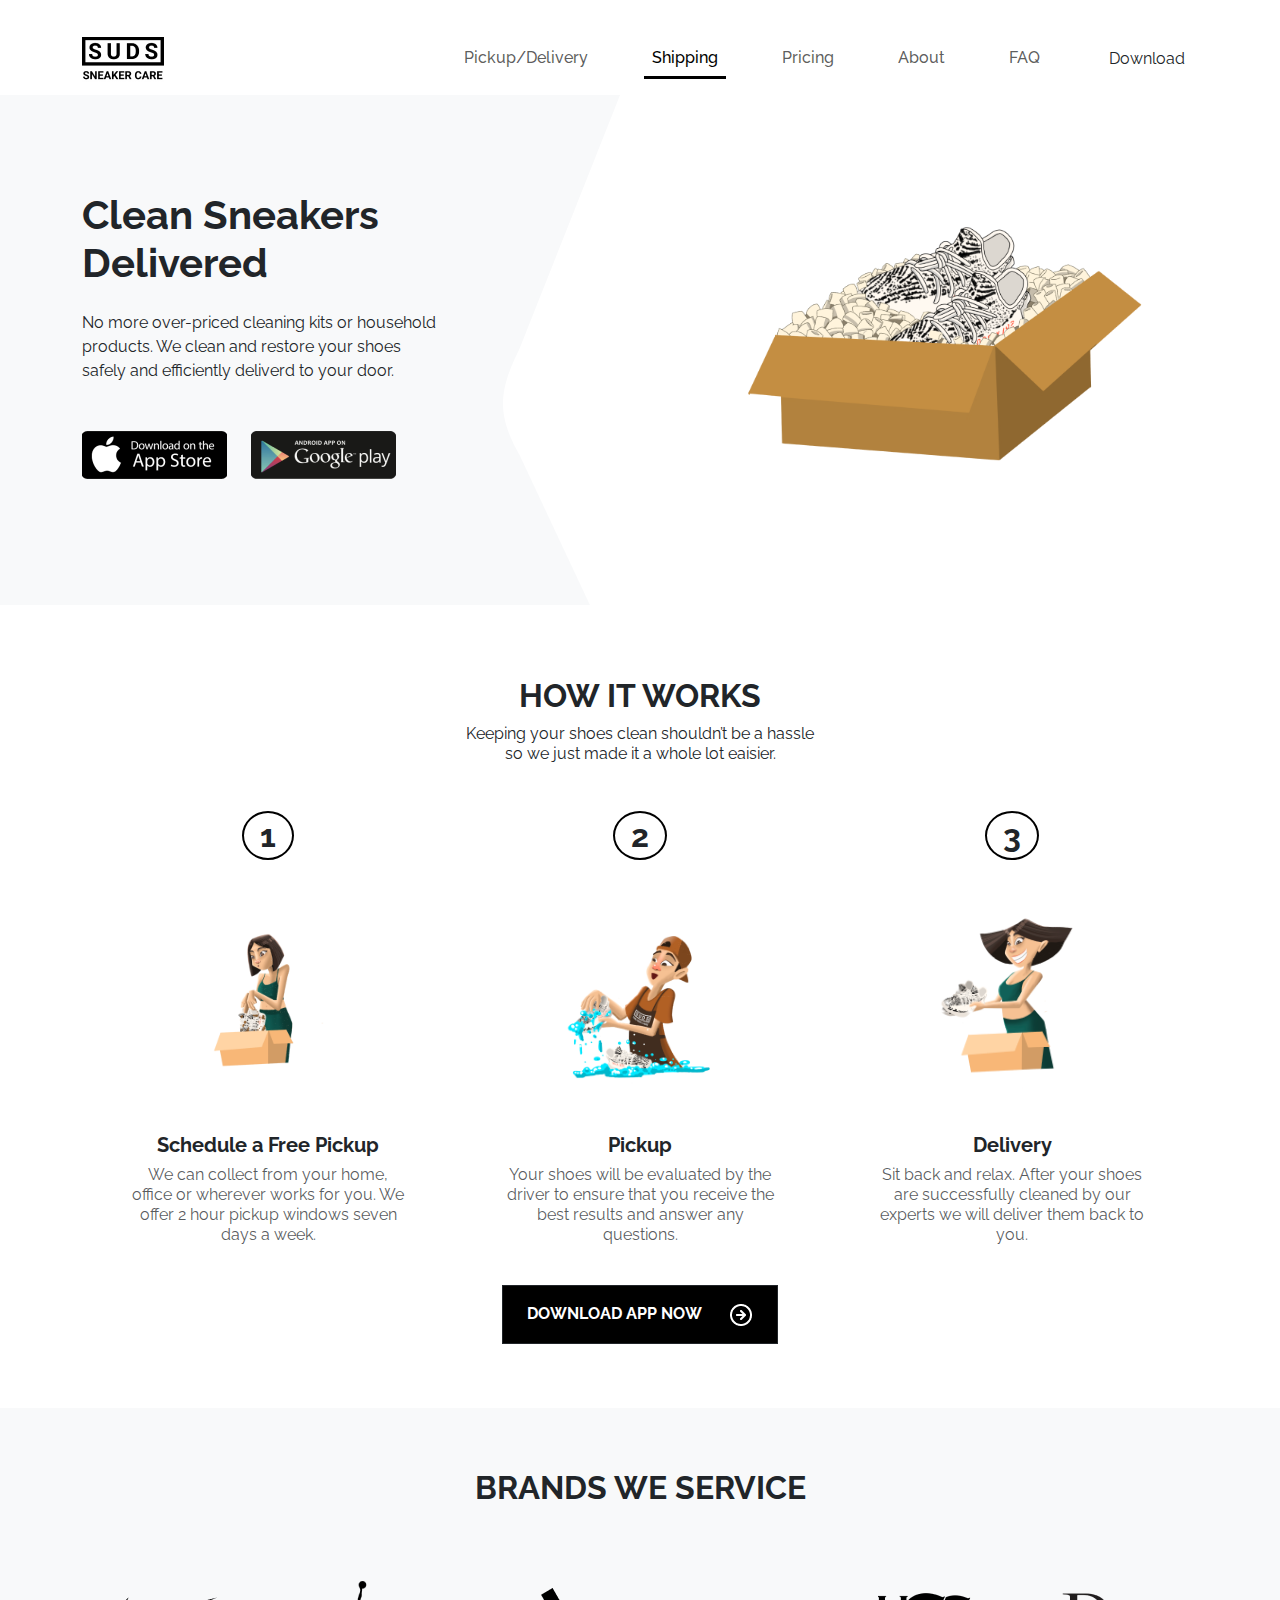
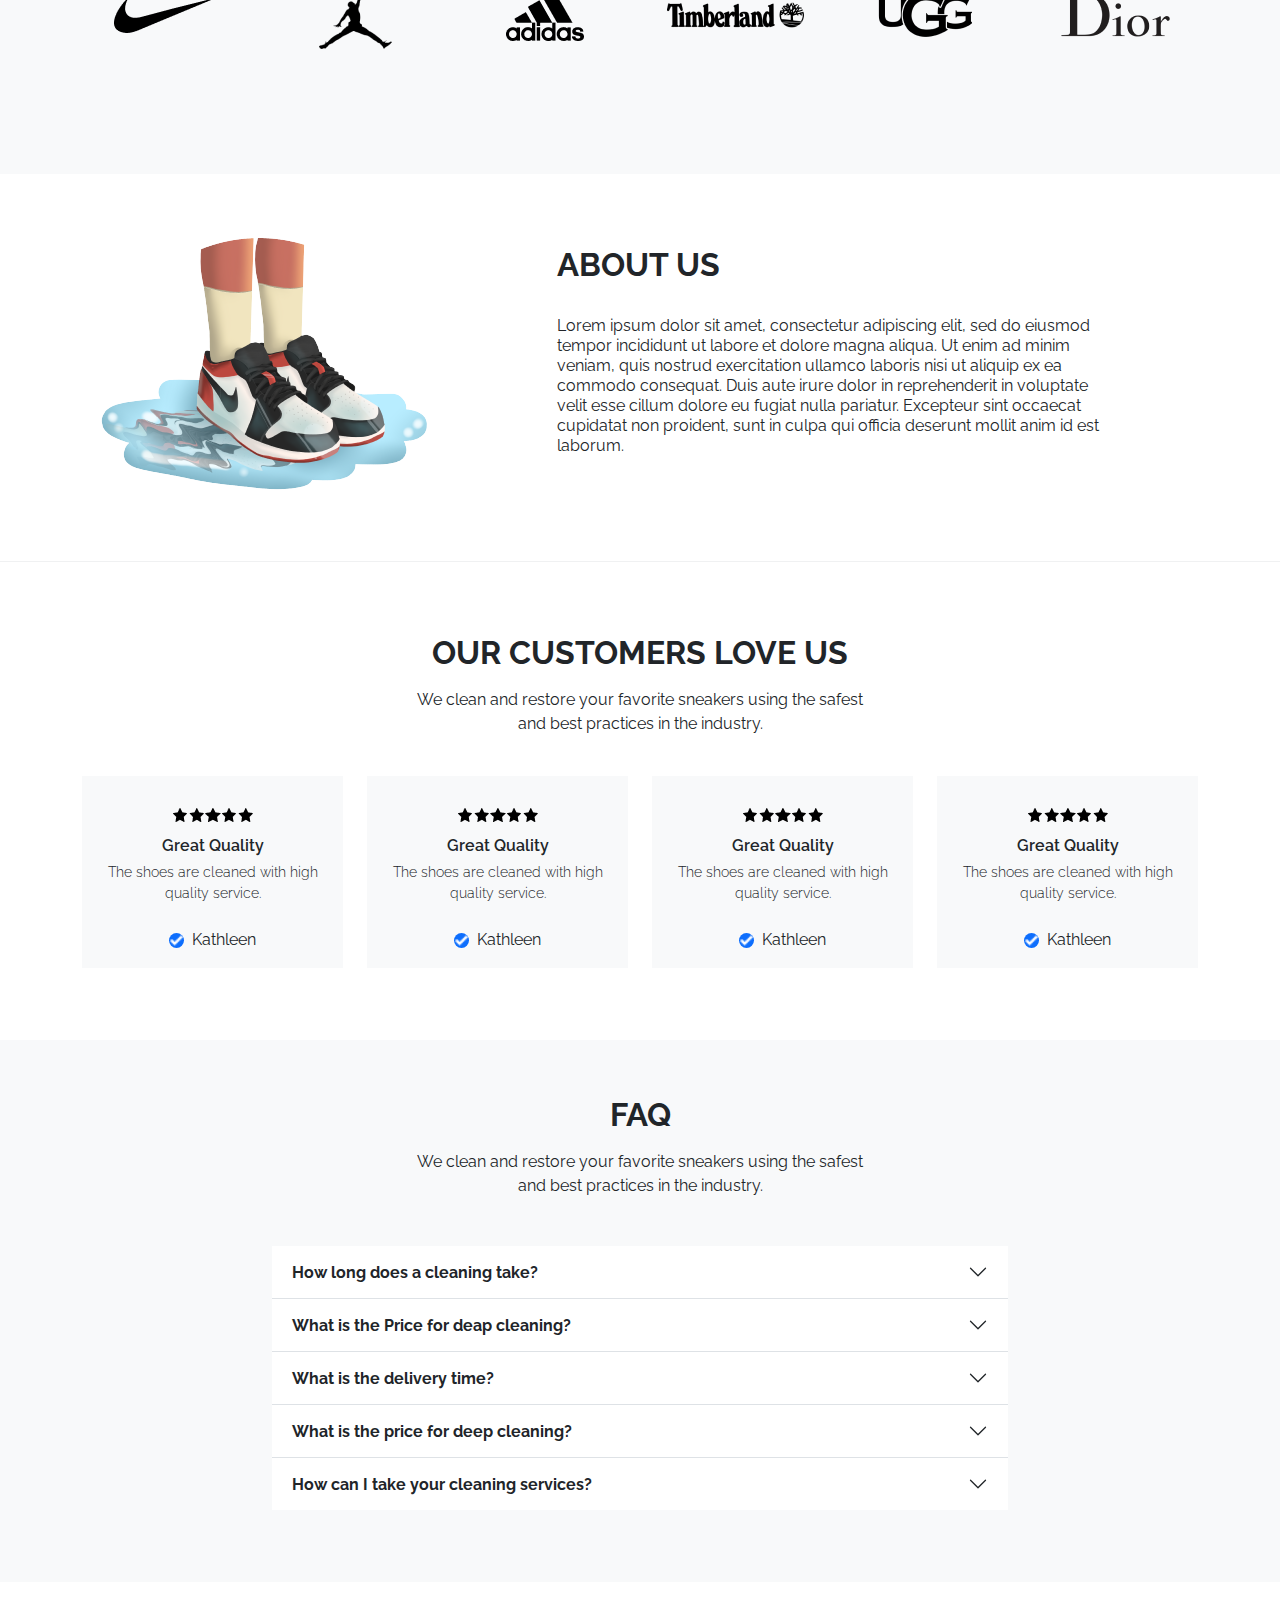
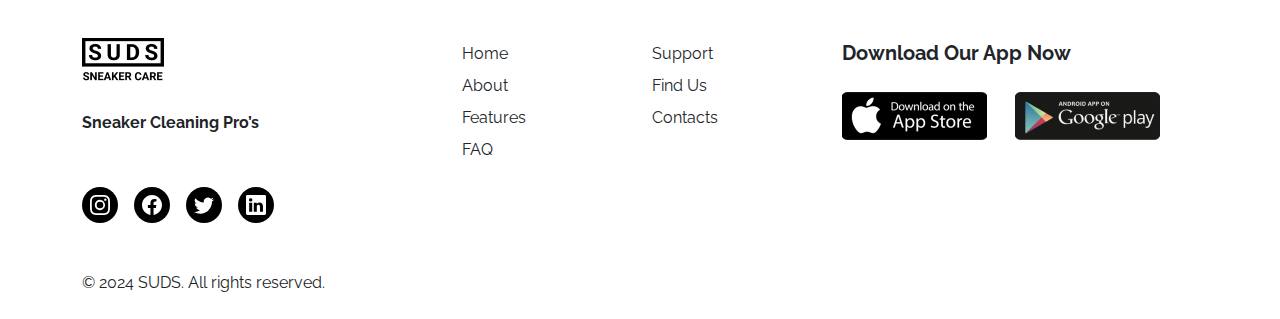
<file: shipping.html>
<!doctype html>
<html lang="en">

<head>
    <meta charset="utf-8">
    <meta name="viewport" content="width=device-width, initial-scale=1">
    <title>SUDS Sneaker Care</title>
    <!-- favicon -->
    <link rel="shortcut icon" href="./images/suds-logo.png" type="image/x-icon">
    <!-- bootstrap css file -->
    <link href="./css/bootstrap.min.css" rel="stylesheet">
    <!-- style css -->
    <link rel="stylesheet" href="./css/style.css">
    <!-- google fonts -->
    <link rel="preconnect" href="https://fonts.googleapis.com">
    <link rel="preconnect" href="https://fonts.gstatic.com" crossorigin>
    <link href="https://fonts.googleapis.com/css2?family=Raleway:ital,wght@0,100..900;1,100..900&display=swap"
        rel="stylesheet">
</head>

<body>
    <!-- header section -->
    <header class="mt-4">
        <nav class="navbar navbar-expand-lg">
            <div class="container">
                <a class="navbar-brand" href="#"><img src="./images/suds-logo.png" alt="suds-logo"></a>
                <button class="navbar-toggler" type="button" data-bs-toggle="collapse"
                    data-bs-target="#navbarSupportedContent" aria-controls="navbarSupportedContent"
                    aria-expanded="false" aria-label="Toggle navigation">
                    <span class="navbar-toggler-icon"></span>
                </button>
                <div class="collapse navbar-collapse" id="navbarSupportedContent">
                    <ul class="navbar-nav ms-auto mb-2 mb-lg-0 fw-medium lh-sm text-center">
                        <li class="nav-item">
                            <a class="nav-link" href="./index.html">Pickup/Delivery</a>
                        </li>
                        <li class="nav-item ms-lg-5">
                            <a class="nav-link active border-bottom border-3 border-black" aria-current="page"
                                href="./shipping.html">Shipping</a>
                        </li>
                        <li class="nav-item ms-lg-5">
                            <a class="nav-link" href="./pricing.html">Pricing</a>
                        </li>
                        <li class="nav-item ms-lg-5">
                            <a class="nav-link" href="#about">About</a>
                        </li>
                        <li class="nav-item ms-lg-5">
                            <a class="nav-link" href="#faq">FAQ</a>
                        </li>
                        <li class="nav-item ms-lg-5">
                            <button type="button" class="btn" data-bs-toggle="modal" data-bs-target="#staticBackdrop">
                                Download
                            </button>
                        </li>
                        <!-- Modal -->
                        <div class="modal fade" id="staticBackdrop" tabindex="-1" aria-labelledby="staticBackdropLabel"
                            aria-hidden="true">
                            <div class="modal-dialog">
                                <div class="modal-content">
                                    <div class="modal-body">
                                        <div class="row align-items-center">
                                            <div class="col-3">
                                                <img src="./images/suds-popup.png" alt="suds-logo">
                                            </div>
                                            <div class="col-8 text-start px-4">
                                                <p class="fw-semibold fs-5 mb-0">SUDS <br>Sneaker Care</p>
                                                <p class="mb-1"><sub>Lorem Ipsum is simply dummy text of the
                                                        printing</sub></p>
                                                <div>
                                                    <img src="./images/star.png" alt="star">
                                                    <img src="./images/star.png" alt="star">
                                                    <img src="./images/star.png" alt="star">
                                                    <img src="./images/star.png" alt="star">
                                                    <img src="./images/star.png" alt="star">
                                                </div>
                                            </div>
                                        </div>
                                        <div class="row mt-4 justify-content-center">
                                            <div class="col-5">
                                                <div class="card border-0 shadow">
                                                    <img src="./images/popup-shoe.png" class="card-img-top" alt="shoe">
                                                </div>
                                            </div>
                                            <div class="col-5">
                                                <div class="card border-0 shadow">
                                                    <img src="./images/popup-shoe.png" class="card-img-top" alt="shoe">
                                                </div>
                                            </div>
                                        </div>
                                        <div class="row mt-lg-4 ms-auto mb-4">
                                            <p class="text-center">Download Our App Now</p>
                                            <div class="d-flex justify-content-center">
                                                <img src="./images/app-store.png" alt="app-store">
                                                <img src="./images/play-store.png" alt="play-store" class="ms-4">
                                            </div>
                                        </div>
                                    </div>
                                </div>
                            </div>
                        </div>
                </div>
            </div>
        </nav>
    </header>
    <!-- /header section -->
    <!-- main section -->
    <main>
        <!-- hero section -->
        <section class="bg-body-tertiary hero-bg-image">
            <div class="container">
                <div class="row">
                    <div class="col-lg-4">
                        <h1 class="fw-bold mt-lg-5 pt-lg-5 mt-5">Clean Sneakers Delivered</h1>
                        <p class="mt-4">No more over-priced cleaning kits or household products. We clean and restore
                            your
                            shoes safely and efficiently deliverd to your door.</p>
                        <div class="mt-lg-5 d-none d-lg-flex">
                            <img src="./images/app-store.png" alt="app-store">
                            <img src="./images/play-store.png" alt="play-store" class="ms-4">
                        </div>
                    </div>
                    <div class="col-lg-6 ms-lg-auto">
                        <img src="./images/shoes.png" alt="shoes" class="img-fluid">
                    </div>
                </div>
            </div>
        </section>
        <!-- /hero section -->
        <!-- how it works section -->
        <section class="container mt-5 pt-4">
            <div class="row justify-content-center text-center">
                <div class="col-lg-4 mb-5">
                    <h2 class="fw-bold">HOW IT WORKS</h2>
                    <p class="lh-sm mb-0">Keeping your shoes clean shouldn’t be a hassle so
                        we just made it a whole lot eaisier.</p>
                </div>
            </div>
            <div class="row mx-auto">
                <div class="col-lg-4 text-center">
                    <span class="border border-2 border-black fs-2 fw-bold px-3 py-1 rounded-circle">1</span>
                    <div class="mt-5 d-none d-lg-block"><img src="./images/schedule-free-pickup.png"
                            alt="schedule-free-pickup" width="200px">
                    </div>
                    <div class="mt-5 d-lg-none"><img src="./images/schedule-free-pickup.png" alt="schedule-free-pickup"
                            width="200px">
                    </div>
                    <div class="col-lg-4 px-5 d-lg-none mt-3 mt-lg-0">
                        <h5 class="fw-bold">Schedule a Free Pickup</h5>
                        <p class="lh-sm text-body-secondary">We can collect from your home, office or
                            wherever works for you. We offer 2 hour
                            pickup windows seven days a week.</p>
                    </div>

                </div>
                <div class="col-lg-4 text-center">
                    <span class="border border-2 border-black fs-2 fw-bold px-3 py-1 rounded-circle">2</span>
                    <div class="mt-5"><img src="./images/cleaning.png" alt="cleaning" width="225px"></div>
                    <div class="col-lg-4 px-5 d-lg-none mt-3 mt-lg-0">
                        <h5 class="fw-bold">Pickup</h5>
                        <p class="lh-sm text-body-secondary">Your shoes will be evaluated by
                            the driver to ensure that you receive the
                            best results and answer any questions.</p>
                    </div>
                </div>
                <div class="col-lg-4 text-center">
                    <span class="border border-2 border-black fs-2 fw-bold px-3 py-1 rounded-circle">3</span>
                    <div class="mt-5"><img src="./images/clean-shoes.png" alt="clean-shoes" width="225px"></div>
                    <div class="col-lg-4 px-5 d-lg-none mt-3 mt-lg-0">
                        <h5 class="fw-bold">Delivery</h5>
                        <p class="lh-sm text-body-secondary">Sit back and relax. After your shoes are
                            successfully cleaned by our experts we
                            will deliver them back to you.</p>
                    </div>
                </div>
            </div>
            <div class="row mx-auto text-center mb-4 d-none d-lg-flex">
                <div class="col-lg-4 px-5">
                    <h5 class="fw-bold">Schedule a Free Pickup</h5>
                    <p class="lh-sm text-body-secondary">We can collect from your home, office or
                        wherever works for you. We offer 2 hour
                        pickup windows seven days a week.</p>
                </div>
                <div class="col-lg-4 px-5">
                    <h5 class="fw-bold">Pickup</h5>
                    <p class="lh-sm text-body-secondary">Your shoes will be evaluated by
                        the driver to ensure that you receive the
                        best results and answer any questions.</p>
                </div>
                <div class="col-lg-4 px-5">
                    <h5 class="fw-bold">Delivery</h5>
                    <p class="lh-sm text-body-secondary">Sit back and relax. After your shoes are
                        successfully cleaned by our experts we
                        will deliver them back to you.</p>
                </div>
            </div>
            <div class="row mb-5 d-none d-lg-block">
                <div class="col-lg-12 text-center mb-5">
                    <button type="button"
                        class="btn btn-dark bg-black fw-bold py-3 px-4 rounded-0 lh-base mb-3">DOWNLOAD
                        APP NOW
                        <img src="./images/arrow_circle_left.png" alt="arrow_circle_left" class="ms-4">
                    </button>
                </div>
            </div>
            <div class="mt-lg-5 ms-auto d-lg-none mb-5">
                <p class="text-center">Download Our App Now</p>
                <div class="d-flex justify-content-center">
                    <img src="./images/app-store.png" alt="app-store">
                    <img src="./images/play-store.png" alt="play-store" class="ms-4">
                </div>
            </div>
        </section>
        <!-- /how it works section -->
        <!-- brands section -->
        <section class="bg-body-tertiary pb-5">
            <div class="container pb-lg-5 pb-4">
                <div class="text-center">
                    <h2 class="fw-bold lh-lg py-5">BRANDS WE SERVICE</h2>
                </div>
                <div id="carouselOnly" class="carousel slide text-center pb-lg-4" data-bs-ride="carousel">
                    <div class="carousel-inner">
                        <div class="carousel-item active">
                            <div class="row align-items-center">
                                <div class="col-2">
                                    <img src="./images/nike.png" alt="nike" class="img-fluid">
                                </div>
                                <div class="col-2">
                                    <img src="./images/jordan.png" alt="jordan" class="img-fluid">
                                </div>
                                <div class="col-2">
                                    <img src="./images/adidas.png" alt="adidas" class="img-fluid">
                                </div>
                                <div class="col-2">
                                    <img src="./images/Timberland.png" alt="Timberland" class="img-fluid">
                                </div>
                                <div class="col-2">
                                    <img src="./images/ugg.png" alt="ugg" class="img-fluid">
                                </div>
                                <div class="col-2">
                                    <img src="./images/dior.png" alt="dior" class="img-fluid">
                                </div>
                            </div>
                        </div>
                        <div class="carousel-item">
                            <div class="row align-items-center">
                                <div class="col-2">
                                    <img src="./images/jordan.png" alt="jordan" class="img-fluid">
                                </div>
                                <div class="col-2">
                                    <img src="./images/adidas.png" alt="adidas" class="img-fluid">
                                </div>
                                <div class="col-2">
                                    <img src="./images/Timberland.png" alt="Timberland" class="img-fluid">
                                </div>
                                <div class="col-2">
                                    <img src="./images/ugg.png" alt="ugg" class="img-fluid">
                                </div>
                                <div class="col-2">
                                    <img src="./images/dior.png" alt="dior" class="img-fluid">
                                </div>
                                <div class="col-2">
                                    <img src="./images/nike.png" alt="nike" class="img-fluid">
                                </div>
                            </div>
                        </div>
                    </div>
                </div>
            </div>
        </section>
        <!-- /brands section -->
        <!-- about section -->
        <section class="container my-5" id="about">
            <div class="row text-center text-lg-start">
                <div class="col-lg-4 pt-3 col-12 order-last order-lg-first">
                    <img src="./images/black-white-shoes.png" alt="black-white-shoes" class="img-fluid">
                </div>
                <div class="col-lg-6 align-items-center offset-lg-1 col-12 order-first order-lg-last">
                    <h2 class="fw-bold mt-4 pb-3 text-uppercase">About us</h2>
                    <p class="lh-sm mt-3 text-lg-start">Lorem ipsum dolor sit amet, consectetur adipiscing elit, sed do
                        eiusmod
                        tempor incididunt ut labore et dolore magna aliqua. Ut enim ad minim veniam,
                        quis nostrud exercitation ullamco laboris nisi ut aliquip ex ea commodo
                        consequat. Duis aute irure dolor in reprehenderit in voluptate velit esse cillum
                        dolore eu fugiat nulla pariatur. Excepteur sint occaecat cupidatat non proident,
                        sunt in culpa qui officia deserunt mollit anim id est laborum.
                    </p>
                </div>
            </div>
        </section>
        <!-- /about section -->
        <hr class="border-secondary-subtle">
        <!-- testimonial section -->
        <section class="container">
            <div class="row text-center justify-content-center pt-5">
                <div class="col-lg-5 pt-2">
                    <h2 class="fw-bold pb-2 text-uppercase">Our Customers Love us</h2>
                    <p>We clean and restore your favorite sneakers using the safest
                        and best practices in the industry.
                    </p>
                </div>
            </div>
            <div class="row mt-4 mb-5 pb-4">
                <div class="col-lg-3 col-12">
                    <div class="card bg-body-tertiary border-0 rounded-0 mb-3 mb-lg-0">
                        <div class="card-body text-center pb-0">
                            <img src="./images/5star.png" alt="5 star" class="my-3">
                            <h6 class="card-title fw-semibold lh-1">Great Quality</h6>
                            <p class="card-text small fw-light">The shoes are cleaned with high
                                quality service.</p>
                            <p class="pt-2 mb-3"><img src="./images/check.png" alt="check" width="15px"
                                    class="bg-primary rounded-circle me-2">Kathleen</p>
                        </div>
                    </div>
                </div>
                <div class="col-lg-3 col-12">
                    <div class="card bg-body-tertiary border-0 rounded-0 mb-3 mb-lg-0">
                        <div class="card-body text-center pb-0">
                            <img src="./images/5star.png" alt="5 star" class="my-3">
                            <h6 class="card-title fw-semibold lh-1">Great Quality</h6>
                            <p class="card-text small fw-light">The shoes are cleaned with high
                                quality service.</p>
                            <p class="pt-2 mb-3"><img src="./images/check.png" alt="check" width="15px"
                                    class="bg-primary rounded-circle me-2">Kathleen</p>
                        </div>
                    </div>
                </div>
                <div class="col-lg-3 col-12">
                    <div class="card bg-body-tertiary border-0 rounded-0 mb-3 mb-lg-0">
                        <div class="card-body text-center pb-0">
                            <img src="./images/5star.png" alt="5 star" class="my-3">
                            <h6 class="card-title fw-semibold lh-1">Great Quality</h6>
                            <p class="card-text small fw-light">The shoes are cleaned with high
                                quality service.</p>
                            <p class="pt-2 mb-3"><img src="./images/check.png" alt="check" width="15px"
                                    class="bg-primary rounded-circle me-2">Kathleen</p>
                        </div>
                    </div>
                </div>
                <div class="col-lg-3 col-12">
                    <div class="card bg-body-tertiary border-0 rounded-0 mb-3 mb-lg-0">
                        <div class="card-body text-center pb-0">
                            <img src="./images/5star.png" alt="5 star" class="my-3">
                            <h6 class="card-title fw-semibold lh-1">Great Quality</h6>
                            <p class="card-text small fw-light">The shoes are cleaned with high
                                quality service.</p>
                            <p class="pt-2 mb-3"><img src="./images/check.png" alt="check" width="15px"
                                    class="bg-primary rounded-circle me-2">Kathleen</p>
                        </div>
                    </div>
                </div>
            </div>
        </section>
        <!-- /testimonial section -->
        <!-- faq section -->
        <section class="bg-body-tertiary pb-5" id="faq">
            <div class="container">
                <div class="row text-center justify-content-center pt-5">
                    <div class="col-lg-5 pt-2">
                        <h2 class="fw-bold pb-2">FAQ</h2>
                        <p class="mb-5">We clean and restore your favorite sneakers using the safest
                            and best practices in the industry.
                        </p>
                    </div>
                </div>
                <div class="row justify-content-center mb-4">
                    <div class="col-lg-8">
                        <div class="accordion accordion-flush" id="accordionFlushExample">
                            <div class="accordion-item bg-body-tertiary">
                                <h2 class="accordion-header">
                                    <button class="accordion-button collapsed fw-bold" type="button"
                                        data-bs-toggle="collapse" data-bs-target="#flush-collapseOne"
                                        aria-expanded="false" aria-controls="flush-collapseOne">
                                        How long does a cleaning take?
                                    </button>
                                </h2>
                                <div id="flush-collapseOne" class="accordion-collapse collapse"
                                    data-bs-parent="#accordionFlushExample">
                                    <div class="accordion-body">Lorem ipsum dolor sit amet, consectetur adipiscing elit,
                                        sed do eiusmod tempor incididunt ut labore
                                        et dolore magna aliqua. Ut enim ad minim veniam, quis nostrud exercitation
                                        ullamco laboris nisi ut aliquip
                                        ex ea commodo consequat.</div>
                                </div>
                            </div>
                            <div class="accordion-item bg-body-tertiary">
                                <h2 class="accordion-header">
                                    <button class="accordion-button collapsed fw-bold" type="button"
                                        data-bs-toggle="collapse" data-bs-target="#flush-collapseTwo"
                                        aria-expanded="false" aria-controls="flush-collapseTwo">
                                        What is the Price for deap cleaning?
                                    </button>
                                </h2>
                                <div id="flush-collapseTwo" class="accordion-collapse collapse"
                                    data-bs-parent="#accordionFlushExample">
                                    <div class="accordion-body">Lorem ipsum dolor sit amet, consectetur adipiscing elit,
                                        sed do eiusmod tempor incididunt ut labore
                                        et dolore magna aliqua. Ut enim ad minim veniam, quis nostrud exercitation
                                        ullamco laboris nisi ut aliquip
                                        ex ea commodo consequat.</div>
                                </div>
                            </div>
                            <div class="accordion-item bg-body-tertiary">
                                <h2 class="accordion-header">
                                    <button class="accordion-button collapsed fw-bold" type="button"
                                        data-bs-toggle="collapse" data-bs-target="#flush-collapseThree"
                                        aria-expanded="false" aria-controls="flush-collapseThree">
                                        What is the delivery time?
                                    </button>
                                </h2>
                                <div id="flush-collapseThree" class="accordion-collapse collapse"
                                    data-bs-parent="#accordionFlushExample">
                                    <div class="accordion-body">Lorem ipsum dolor sit amet, consectetur adipiscing elit,
                                        sed do eiusmod tempor incididunt ut labore
                                        et dolore magna aliqua. Ut enim ad minim veniam, quis nostrud exercitation
                                        ullamco laboris nisi ut aliquip
                                        ex ea commodo consequat.</div>
                                </div>
                            </div>
                            <div class="accordion-item bg-body-tertiary">
                                <h2 class="accordion-header">
                                    <button class="accordion-button collapsed fw-bold" type="button"
                                        data-bs-toggle="collapse" data-bs-target="#flush-collapseThree"
                                        aria-expanded="false" aria-controls="flush-collapseThree">
                                        What is the price for deep cleaning?
                                    </button>
                                </h2>
                                <div id="flush-collapseThree" class="accordion-collapse collapse"
                                    data-bs-parent="#accordionFlushExample">
                                    <div class="accordion-body">Lorem ipsum dolor sit amet, consectetur adipiscing elit,
                                        sed do eiusmod tempor incididunt ut labore
                                        et dolore magna aliqua. Ut enim ad minim veniam, quis nostrud exercitation
                                        ullamco laboris nisi ut aliquip
                                        ex ea commodo consequat.</div>
                                </div>
                            </div>
                            <div class="accordion-item bg-body-tertiary">
                                <h2 class="accordion-header">
                                    <button class="accordion-button collapsed fw-bold" type="button"
                                        data-bs-toggle="collapse" data-bs-target="#flush-collapseThree"
                                        aria-expanded="false" aria-controls="flush-collapseThree">
                                        How can I take your cleaning services?
                                    </button>
                                </h2>
                                <div id="flush-collapseThree" class="accordion-collapse collapse"
                                    data-bs-parent="#accordionFlushExample">
                                    <div class="accordion-body">Lorem ipsum dolor sit amet, consectetur adipiscing elit,
                                        sed do eiusmod tempor incididunt ut labore
                                        et dolore magna aliqua. Ut enim ad minim veniam, quis nostrud exercitation
                                        ullamco laboris nisi ut aliquip
                                        ex ea commodo consequat.</div>
                                </div>
                            </div>
                        </div>
                    </div>
                </div>
            </div>
        </section>
        <!-- /faq section -->
    </main>
    <!-- /main section -->
    <!-- footer section -->
    <footer class="container">
        <div class="row mt-5 pt-2">
            <div class="col-lg-4 col-12 order-last order-lg-first mt-3 mt-lg-0">
                <div class="mb-4">
                    <img src="./images/suds-logo.png" alt="suds-logo">
                </div>
                <p class="mb-lg-5 lh-lg fw-bold">Sneaker Cleaning Pro’s
                </p>
                <div class="mt-lg-4 mb-5 d-flex text-white">
                    <div class="bg-black rounded-circle me-3 d-flex p-2">
                        <svg xmlns="http://www.w3.org/2000/svg" width="20" height="20" fill="currentColor"
                            class="bi bi-instagram" viewBox="0 0 16 16">
                            <path
                                d="M8 0C5.829 0 5.556.01 4.703.048 3.85.088 3.269.222 2.76.42a3.9 3.9 0 0 0-1.417.923A3.9 3.9 0 0 0 .42 2.76C.222 3.268.087 3.85.048 4.7.01 5.555 0 5.827 0 8.001c0 2.172.01 2.444.048 3.297.04.852.174 1.433.372 1.942.205.526.478.972.923 1.417.444.445.89.719 1.416.923.51.198 1.09.333 1.942.372C5.555 15.99 5.827 16 8 16s2.444-.01 3.298-.048c.851-.04 1.434-.174 1.943-.372a3.9 3.9 0 0 0 1.416-.923c.445-.445.718-.891.923-1.417.197-.509.332-1.09.372-1.942C15.99 10.445 16 10.173 16 8s-.01-2.445-.048-3.299c-.04-.851-.175-1.433-.372-1.941a3.9 3.9 0 0 0-.923-1.417A3.9 3.9 0 0 0 13.24.42c-.51-.198-1.092-.333-1.943-.372C10.443.01 10.172 0 7.998 0zm-.717 1.442h.718c2.136 0 2.389.007 3.232.046.78.035 1.204.166 1.486.275.373.145.64.319.92.599s.453.546.598.92c.11.281.24.705.275 1.485.039.843.047 1.096.047 3.231s-.008 2.389-.047 3.232c-.035.78-.166 1.203-.275 1.485a2.5 2.5 0 0 1-.599.919c-.28.28-.546.453-.92.598-.28.11-.704.24-1.485.276-.843.038-1.096.047-3.232.047s-2.39-.009-3.233-.047c-.78-.036-1.203-.166-1.485-.276a2.5 2.5 0 0 1-.92-.598 2.5 2.5 0 0 1-.6-.92c-.109-.281-.24-.705-.275-1.485-.038-.843-.046-1.096-.046-3.233s.008-2.388.046-3.231c.036-.78.166-1.204.276-1.486.145-.373.319-.64.599-.92s.546-.453.92-.598c.282-.11.705-.24 1.485-.276.738-.034 1.024-.044 2.515-.045zm4.988 1.328a.96.96 0 1 0 0 1.92.96.96 0 0 0 0-1.92m-4.27 1.122a4.109 4.109 0 1 0 0 8.217 4.109 4.109 0 0 0 0-8.217m0 1.441a2.667 2.667 0 1 1 0 5.334 2.667 2.667 0 0 1 0-5.334" />
                        </svg>
                    </div>
                    <div class="bg-black rounded-circle me-3 d-flex p-2">
                        <svg xmlns="http://www.w3.org/2000/svg" width="20" height="20" fill="currentColor"
                            class="bi bi-facebook" viewBox="0 0 16 16">
                            <path
                                d="M16 8.049c0-4.446-3.582-8.05-8-8.05C3.58 0-.002 3.603-.002 8.05c0 4.017 2.926 7.347 6.75 7.951v-5.625h-2.03V8.05H6.75V6.275c0-2.017 1.195-3.131 3.022-3.131.876 0 1.791.157 1.791.157v1.98h-1.009c-.993 0-1.303.621-1.303 1.258v1.51h2.218l-.354 2.326H9.25V16c3.824-.604 6.75-3.934 6.75-7.951" />
                        </svg>
                    </div>
                    <div class="bg-black rounded-circle me-3 d-flex p-2">
                        <svg xmlns="http://www.w3.org/2000/svg" width="20" height="20" fill="currentColor"
                            class="bi bi-twitter" viewBox="0 0 16 16">
                            <path
                                d="M5.026 15c6.038 0 9.341-5.003 9.341-9.334q.002-.211-.006-.422A6.7 6.7 0 0 0 16 3.542a6.7 6.7 0 0 1-1.889.518 3.3 3.3 0 0 0 1.447-1.817 6.5 6.5 0 0 1-2.087.793A3.286 3.286 0 0 0 7.875 6.03a9.32 9.32 0 0 1-6.767-3.429 3.29 3.29 0 0 0 1.018 4.382A3.3 3.3 0 0 1 .64 6.575v.045a3.29 3.29 0 0 0 2.632 3.218 3.2 3.2 0 0 1-.865.115 3 3 0 0 1-.614-.057 3.28 3.28 0 0 0 3.067 2.277A6.6 6.6 0 0 1 .78 13.58a6 6 0 0 1-.78-.045A9.34 9.34 0 0 0 5.026 15" />
                        </svg>
                    </div>
                    <div class="bg-black rounded-circle me-3 d-flex p-2">
                        <svg xmlns="http://www.w3.org/2000/svg" width="20" height="20" fill="currentColor"
                            class="bi bi-linkedin" viewBox="0 0 16 16">
                            <path
                                d="M0 1.146C0 .513.526 0 1.175 0h13.65C15.474 0 16 .513 16 1.146v13.708c0 .633-.526 1.146-1.175 1.146H1.175C.526 16 0 15.487 0 14.854zm4.943 12.248V6.169H2.542v7.225zm-1.2-8.212c.837 0 1.358-.554 1.358-1.248-.015-.709-.52-1.248-1.342-1.248S2.4 3.226 2.4 3.934c0 .694.521 1.248 1.327 1.248zm4.908 8.212V9.359c0-.216.016-.432.08-.586.173-.431.568-.878 1.232-.878.869 0 1.216.662 1.216 1.634v3.865h2.401V9.25c0-2.22-1.184-3.252-2.764-3.252-1.274 0-1.845.7-2.165 1.193v.025h-.016l.016-.025V6.169h-2.4c.03.678 0 7.225 0 7.225z" />
                        </svg>
                    </div>
                </div>
                <div class="mb-4">© 2024 SUDS. All rights reserved.
                </div>
            </div>
            <div class="col-lg-2 col-6">
                <ul class="list-unstyled lh-lg">
                    <li><a href="#" class="text-reset text-decoration-none">Home</a></li>
                    <li><a href="#" class="text-reset text-decoration-none">About</a></li>
                    <li><a href="#" class="text-reset text-decoration-none">Features</a></li>
                    <li><a href="#" class="text-reset text-decoration-none">FAQ</a></li>
                </ul>
            </div>
            <div class="col-lg-2 col-6">
                <ul class="list-unstyled lh-lg">
                    <li><a href="#" class="text-reset text-decoration-none">Support</a></li>
                    <li><a href="#" class="text-reset text-decoration-none">Find Us</a></li>
                    <li><a href="#" class="text-reset text-decoration-none">Contacts</a></li>
                </ul>
            </div>
            <div class="col-lg-4 col-12 order-first order-lg-last mb-5 mb-lg-0">
                <div class="mb-3 fs-5 fw-bold">Download Our App Now</div>
                <div class="mt-4">
                    <img src="./images/app-store.png" alt="app-store">
                    <img src="./images/play-store.png" alt="play-store" class="ms-4">
                </div>
            </div>
        </div>
    </footer>
    <!-- bootstrap js -->
    <script src="./js/bootstrap.bundle.min.js"></script>
</body>

</html>
</file>
<file: css/style.css>
:root, [data-bs-theme=light] {
    --bs-blue: #0d6efd;
    --bs-indigo: #6610f2;
    --bs-purple: #6f42c1;
    --bs-pink: #d63384;
    --bs-red: #dc3545;
    --bs-orange: #fd7e14;
    --bs-yellow: #ffc107;
    --bs-green: #198754;
    --bs-teal: #20c997;
    --bs-cyan: #0dcaf0;
    --bs-black: #000;
    --bs-white: #fff;
    --bs-gray: #6c757d;
    --bs-gray-dark: #343a40;
    --bs-gray-100: #f8f9fa;
    --bs-gray-200: #e9ecef;
    --bs-gray-300: #dee2e6;
    --bs-gray-400: #ced4da;
    --bs-gray-500: #adb5bd;
    --bs-gray-600: #6c757d;
    --bs-gray-700: #495057;
    --bs-gray-800: #343a40;
    --bs-gray-900: #212529;
    --bs-primary: #0d6efd;
    --bs-secondary: #6c757d;
    --bs-success: #198754;
    --bs-info: #0dcaf0;
    --bs-warning: #ffc107;
    --bs-danger: #dc3545;
    --bs-light: #f8f9fa;
    --bs-dark: #212529;
    --bs-primary-rgb: 13,110,253;
    --bs-secondary-rgb: 108,117,125;
    --bs-success-rgb: 25,135,84;
    --bs-info-rgb: 13,202,240;
    --bs-warning-rgb: 255,193,7;
    --bs-danger-rgb: 220,53,69;
    --bs-light-rgb: 248,249,250;
    --bs-dark-rgb: 33,37,41;
    --bs-primary-text-emphasis: #052c65;
    --bs-secondary-text-emphasis: #2b2f32;
    --bs-success-text-emphasis: #0a3622;
    --bs-info-text-emphasis: #055160;
    --bs-warning-text-emphasis: #664d03;
    --bs-danger-text-emphasis: #58151c;
    --bs-light-text-emphasis: #495057;
    --bs-dark-text-emphasis: #495057;
    --bs-primary-bg-subtle: #cfe2ff;
    --bs-secondary-bg-subtle: #e2e3e5;
    --bs-success-bg-subtle: #d1e7dd;
    --bs-info-bg-subtle: #cff4fc;
    --bs-warning-bg-subtle: #fff3cd;
    --bs-danger-bg-subtle: #f8d7da;
    --bs-light-bg-subtle: #fcfcfd;
    --bs-dark-bg-subtle: #ced4da;
    --bs-primary-border-subtle: #9ec5fe;
    --bs-secondary-border-subtle: #c4c8cb;
    --bs-success-border-subtle: #a3cfbb;
    --bs-info-border-subtle: #9eeaf9;
    --bs-warning-border-subtle: #ffe69c;
    --bs-danger-border-subtle: #f1aeb5;
    --bs-light-border-subtle: #e9ecef;
    --bs-dark-border-subtle: #adb5bd;
    --bs-white-rgb: 255,255,255;
    --bs-black-rgb: 0,0,0;
    --bs-font-sans-serif: system-ui,-apple-system,"Segoe UI",Roboto,"Helvetica Neue","Noto Sans","Liberation Sans",Arial,sans-serif,"Apple Color Emoji","Segoe UI Emoji","Segoe UI Symbol","Noto Color Emoji";
    --bs-font-monospace: SFMono-Regular,Menlo,Monaco,Consolas,"Liberation Mono","Courier New",monospace;
    --bs-gradient: linear-gradient(180deg, rgba(255, 255, 255, 0.15), rgba(255, 255, 255, 0));
    --bs-body-font-family: var(--bs-font-sans-serif);
    --bs-body-font-size: 1rem;
    --bs-body-font-weight: 400;
    --bs-body-line-height: 1.5;
    --bs-body-color: #212529;
    --bs-body-color-rgb: 33,37,41;
    --bs-body-bg: #fff;
    --bs-body-bg-rgb: 255,255,255;
    --bs-emphasis-color: #000;
    --bs-emphasis-color-rgb: 0,0,0;
    --bs-secondary-color: rgba(33, 37, 41, 0.75);
    --bs-secondary-color-rgb: 33,37,41;
    --bs-secondary-bg: #e9ecef;
    --bs-secondary-bg-rgb: 233,236,239;
    --bs-tertiary-color: rgba(33, 37, 41, 0.5);
    --bs-tertiary-color-rgb: 33,37,41;
    --bs-tertiary-bg: #f8f9fa;
    --bs-tertiary-bg-rgb: 248,249,250;
    --bs-heading-color: inherit;
    --bs-link-color: #0d6efd;
    --bs-link-color-rgb: 13,110,253;
    --bs-link-decoration: underline;
    --bs-link-hover-color: #0a58ca;
    --bs-link-hover-color-rgb: 10,88,202;
    --bs-code-color: #d63384;
    --bs-highlight-color: #212529;
    --bs-highlight-bg: #fff3cd;
    --bs-border-width: 1px;
    --bs-border-style: solid;
    --bs-border-color: #dee2e6;
    --bs-border-color-translucent: rgba(0, 0, 0, 0.175);
    --bs-border-radius: 0.375rem;
    --bs-border-radius-sm: 0.25rem;
    --bs-border-radius-lg: 0.5rem;
    --bs-border-radius-xl: 1rem;
    --bs-border-radius-xxl: 2rem;
    --bs-border-radius-2xl: var(--bs-border-radius-xxl);
    --bs-border-radius-pill: 50rem;
    --bs-box-shadow: 0 0.5rem 1rem rgba(0, 0, 0, 0.15);
    --bs-box-shadow-sm: 0 0.125rem 0.25rem rgba(0, 0, 0, 0.075);
    --bs-box-shadow-lg: 0 1rem 3rem rgba(0, 0, 0, 0.175);
    --bs-box-shadow-inset: inset 0 1px 2px rgba(0, 0, 0, 0.075);
    --bs-focus-ring-width: 0.25rem;
    --bs-focus-ring-opacity: 0.25;
    --bs-focus-ring-color: rgba(13, 110, 253, 0.25);
    --bs-form-valid-color: #198754;
    --bs-form-valid-border-color: #198754;
    --bs-form-invalid-color: #dc3545;
    --bs-form-invalid-border-color: #dc3545;
}

/* global css */
body {
    font-family: "Raleway", sans-serif;
}

/* hero section css */
@media (min-width: 992px) {
    .hero-bg-image {
        background-image: url(/images/Vector\ 1.png);
        background-repeat: no-repeat;
        background-position: right top;
    }
}
</file>
